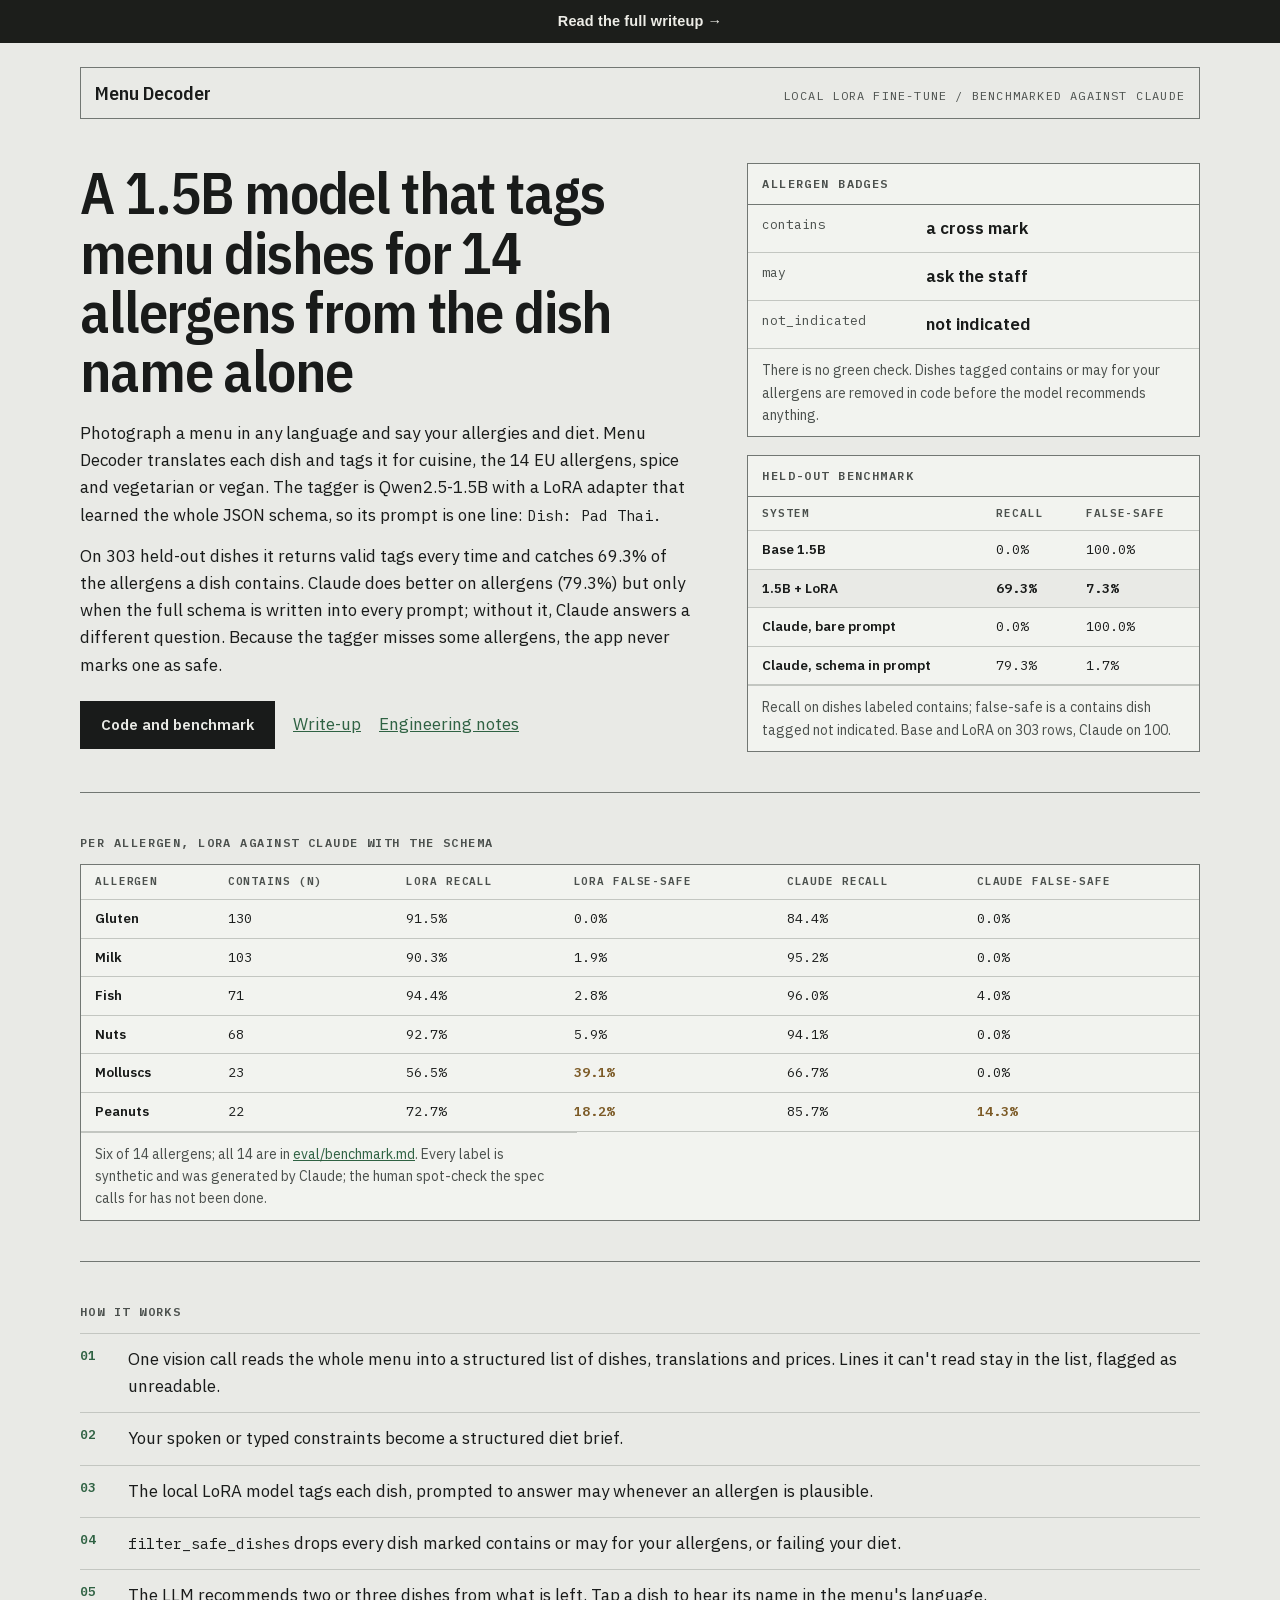
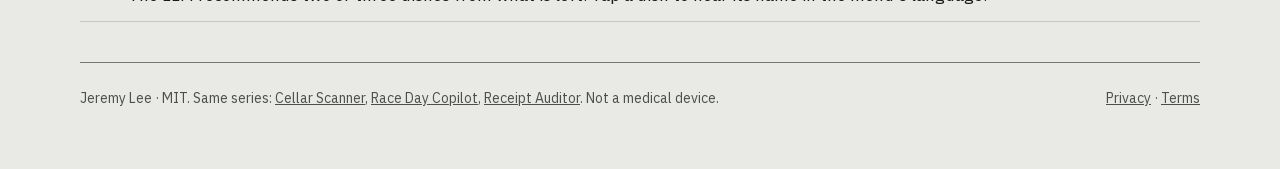
<file: index.html>
<!DOCTYPE html>
<html lang="en">
<head>
<meta charset="utf-8"/>
<meta name="viewport" content="width=device-width, initial-scale=1"/>
<title>Menu Decoder: a 1.5B LoRA dish tagger for 14 allergens</title>
<meta name="description" content="Photograph a foreign-language menu and get each dish translated and tagged for cuisine, 14 EU allergens, spice and diet. A LoRA-tuned Qwen2.5-1.5B emits the full tag set from a dish name alone; the app never shows an allergen as safe." />
<meta property="og:title" content="Menu Decoder: a 1.5B LoRA dish tagger for 14 allergens" />
<meta property="og:description" content="Photograph a foreign-language menu and get each dish translated and tagged for cuisine, 14 EU allergens, spice and diet. A LoRA-tuned Qwen2.5-1.5B emits the full tag set from a dish name alone; the app never shows an allergen as safe." />
<meta property="og:type" content="website" />
<meta property="og:url" content="https://lyhjeremy.github.io/menu-decoder/" />
<meta property="og:image" content="https://lyhjeremy.github.io/menu-decoder/og.png" />
<meta property="og:image:width" content="1200" />
<meta property="og:image:height" content="630" />
<meta property="og:image:alt" content="Menu Decoder: a 1.5B LoRA dish tagger for 14 allergens" />
<meta name="twitter:card" content="summary_large_image" />
<link rel="stylesheet" href="assets/family.css" />
<style>
  * { box-sizing: border-box; border-radius: 0; }
  html, body { margin: 0; padding: 0; }
  body { background: var(--paper); color: var(--ink); font-family: var(--font-body); font-size: 17px; line-height: 1.6; }
  a { color: var(--signal); }
  a:hover { color: var(--ink); }
  :focus-visible { outline: 2px solid var(--signal); outline-offset: 3px; }
  code { font-family: var(--font-mono); font-size: .88em; }
  .wrap { width: min(100% - 2.4rem, 70rem); margin: 0 auto; }
  .bar { display: flex; justify-content: space-between; align-items: baseline; gap: 12px; flex-wrap: wrap; border: 1px solid var(--edge); padding: 10px 14px; margin-top: 24px; }
  .bar .name { font-family: var(--font-display); font-weight: 600; font-size: 19px; }
  .bar .meta { font-family: var(--font-mono); font-size: 12px; letter-spacing: .1em; text-transform: uppercase; color: var(--ink-2); }
  .top { display: grid; grid-template-columns: 1fr; gap: 36px; padding: 44px 0 40px; border-bottom: 1px solid var(--edge); }
  @media (min-width: 900px) { .top { grid-template-columns: 1.35fr 1fr; gap: 56px; } }
  h1 { font-family: var(--font-display); font-weight: 600; font-size: clamp(34px, 5vw, 58px); line-height: 1.02; letter-spacing: -.02em; margin: 0 0 20px; }
  h2 { font-family: var(--font-mono); font-weight: 600; font-size: 12px; letter-spacing: .12em; text-transform: uppercase; color: var(--ink-2); margin: 0 0 12px; }
  p { margin: 0 0 14px; max-width: 62ch; }
  .links { display: flex; flex-wrap: wrap; gap: 10px 18px; align-items: center; margin-top: 22px; }
  .btn { display: inline-block; background: var(--ink); color: var(--paper); border: 1px solid var(--ink); padding: 11px 20px; font-weight: 600; text-decoration: none; font-size: 15px; }
  .btn:hover { background: var(--signal); border-color: var(--signal); color: var(--paper); }
  .box { border: 1px solid var(--edge); background: var(--panel); }
  .box + .box { margin-top: 18px; }
  .box h2 { padding: 10px 14px; margin: 0; border-bottom: 1px solid var(--edge); }
  dl.legend { margin: 0; }
  dl.legend div { display: grid; grid-template-columns: 9.5rem 1fr; gap: 12px; padding: 10px 14px; border-bottom: 1px solid var(--rule); }
  dl.legend div:last-child { border-bottom: 0; }
  dl.legend dt { font-family: var(--font-mono); font-size: 13px; color: var(--ink-2); }
  dl.legend dd { margin: 0; font-weight: 600; }
  .box p { font-size: 14px; color: var(--ink-2); padding: 10px 14px; margin: 0; border-top: 1px solid var(--rule); }
  .scroll { overflow-x: auto; }
  table { width: 100%; border-collapse: collapse; font-family: var(--font-mono); font-size: 13.5px; }
  th, td { text-align: left; padding: 8px 14px; border-bottom: 1px solid var(--rule); white-space: nowrap; }
  th { font-weight: 600; font-size: 11px; letter-spacing: .08em; text-transform: uppercase; color: var(--ink-2); }
  td:first-child { font-family: var(--font-body); font-weight: 600; }
  tr.me td { background: var(--paper); color: var(--ink); font-weight: 600; }
  td.bad { color: var(--signal-2); font-weight: 600; }
  .row { padding: 40px 0; border-bottom: 1px solid var(--edge); }
  .steps { display: grid; grid-template-columns: 1fr; gap: 0; margin: 0; border-top: 1px solid var(--rule); counter-reset: s; }
  .steps div { display: grid; grid-template-columns: 3rem 1fr; padding: 12px 0; border-bottom: 1px solid var(--rule); counter-increment: s; }
  .steps div::before { content: counter(s, decimal-leading-zero); font: 600 13px/1.6 var(--font-mono); color: var(--signal); }
  .steps dt { display: none; }
  .steps dd { margin: 0; }
  footer { padding: 24px 0 60px; font-size: 14px; color: var(--ink-2); display: flex; justify-content: space-between; flex-wrap: wrap; gap: 8px; }
  footer a { color: var(--ink-2); }
</style>
</head>
<body>
<a href="overview/" data-overview-link style="display:block;background:#1C1E1B;color:#EDEDE7;text-align:center;padding:11px 18px;font:600 14.5px/1.45 -apple-system,'Helvetica Neue',Arial,sans-serif;letter-spacing:.01em;text-decoration:none">Read the full writeup&nbsp;&rarr;</a>

<div class="wrap">
  <header class="bar">
    <span class="name">Menu Decoder</span>
    <span class="meta">Local LoRA fine-tune / benchmarked against Claude</span>
  </header>

  <section class="top">
    <div>
      <h1>A 1.5B model that tags menu dishes for 14 allergens from the dish name alone</h1>
      <p>Photograph a menu in any language and say your allergies and diet. Menu Decoder translates each dish and tags it for cuisine, the 14 EU allergens, spice and vegetarian or vegan. The tagger is Qwen2.5-1.5B with a LoRA adapter that learned the whole JSON schema, so its prompt is one line: <code>Dish: Pad Thai.</code></p>
      <p>On 303 held-out dishes it returns valid tags every time and catches 69.3% of the allergens a dish contains. Claude does better on allergens (79.3%) but only when the full schema is written into every prompt; without it, Claude answers a different question. Because the tagger misses some allergens, the app never marks one as safe.</p>
      <div class="links">
        <a class="btn" href="https://github.com/lyhjeremy/menu-decoder">Code and benchmark</a>
        <a href="overview/">Write-up</a>
        <a href="https://github.com/lyhjeremy/menu-decoder/blob/main/writeup.md">Engineering notes</a>
      </div>
    </div>
    <div>
      <div class="box">
        <h2>Allergen badges</h2>
        <dl class="legend">
          <div><dt>contains</dt><dd>a cross mark</dd></div>
          <div><dt>may</dt><dd>ask the staff</dd></div>
          <div><dt>not_indicated</dt><dd>not indicated</dd></div>
        </dl>
        <p>There is no green check. Dishes tagged contains or may for your allergens are removed in code before the model recommends anything.</p>
      </div>
      <div class="box">
        <h2>Held-out benchmark</h2>
        <div class="scroll">
          <table>
            <thead><tr><th>System</th><th>Recall</th><th>False-safe</th></tr></thead>
            <tbody>
              <tr><td>Base 1.5B</td><td>0.0%</td><td>100.0%</td></tr>
              <tr class="me"><td>1.5B + LoRA</td><td>69.3%</td><td>7.3%</td></tr>
              <tr><td>Claude, bare prompt</td><td>0.0%</td><td>100.0%</td></tr>
              <tr><td>Claude, schema in prompt</td><td>79.3%</td><td>1.7%</td></tr>
            </tbody>
          </table>
        </div>
        <p>Recall on dishes labeled contains; false-safe is a contains dish tagged not indicated. Base and LoRA on 303 rows, Claude on 100.</p>
      </div>
    </div>
  </section>

  <section class="row">
    <h2>Per allergen, LoRA against Claude with the schema</h2>
    <div class="box">
      <div class="scroll">
        <table>
          <thead><tr><th>Allergen</th><th>Contains (N)</th><th>LoRA recall</th><th>LoRA false-safe</th><th>Claude recall</th><th>Claude false-safe</th></tr></thead>
          <tbody>
            <tr><td>Gluten</td><td>130</td><td>91.5%</td><td>0.0%</td><td>84.4%</td><td>0.0%</td></tr>
            <tr><td>Milk</td><td>103</td><td>90.3%</td><td>1.9%</td><td>95.2%</td><td>0.0%</td></tr>
            <tr><td>Fish</td><td>71</td><td>94.4%</td><td>2.8%</td><td>96.0%</td><td>4.0%</td></tr>
            <tr><td>Nuts</td><td>68</td><td>92.7%</td><td>5.9%</td><td>94.1%</td><td>0.0%</td></tr>
            <tr><td>Molluscs</td><td>23</td><td>56.5%</td><td class="bad">39.1%</td><td>66.7%</td><td>0.0%</td></tr>
            <tr><td>Peanuts</td><td>22</td><td>72.7%</td><td class="bad">18.2%</td><td>85.7%</td><td class="bad">14.3%</td></tr>
          </tbody>
        </table>
      </div>
      <p>Six of 14 allergens; all 14 are in <a href="https://github.com/lyhjeremy/menu-decoder/blob/main/eval/benchmark.md">eval/benchmark.md</a>. Every label is synthetic and was generated by Claude; the human spot-check the spec calls for has not been done.</p>
    </div>
  </section>

  <section class="row">
    <h2>How it works</h2>
    <dl class="steps">
      <div><dt>Extract</dt><dd>One vision call reads the whole menu into a structured list of dishes, translations and prices. Lines it can't read stay in the list, flagged as unreadable.</dd></div>
      <div><dt>Brief</dt><dd>Your spoken or typed constraints become a structured diet brief.</dd></div>
      <div><dt>Tag</dt><dd>The local LoRA model tags each dish, prompted to answer may whenever an allergen is plausible.</dd></div>
      <div><dt>Filter</dt><dd><code>filter_safe_dishes</code> drops every dish marked contains or may for your allergens, or failing your diet.</dd></div>
      <div><dt>Pick</dt><dd>The LLM recommends two or three dishes from what is left. Tap a dish to hear its name in the menu's language.</dd></div>
    </dl>
  </section>

  <footer>
    <span>Jeremy Lee · MIT. Same series: <a href="https://lyhjeremy.github.io/cellar-scanner/">Cellar Scanner</a>, <a href="https://lyhjeremy.github.io/race-day-copilot/">Race Day Copilot</a>, <a href="https://lyhjeremy.github.io/receipt-auditor/">Receipt Auditor</a>. Not a medical device.</span>
    <span><a href="privacy/">Privacy</a> · <a href="terms/">Terms</a></span>
  </footer>
</div>
</body>
</html>
</file>
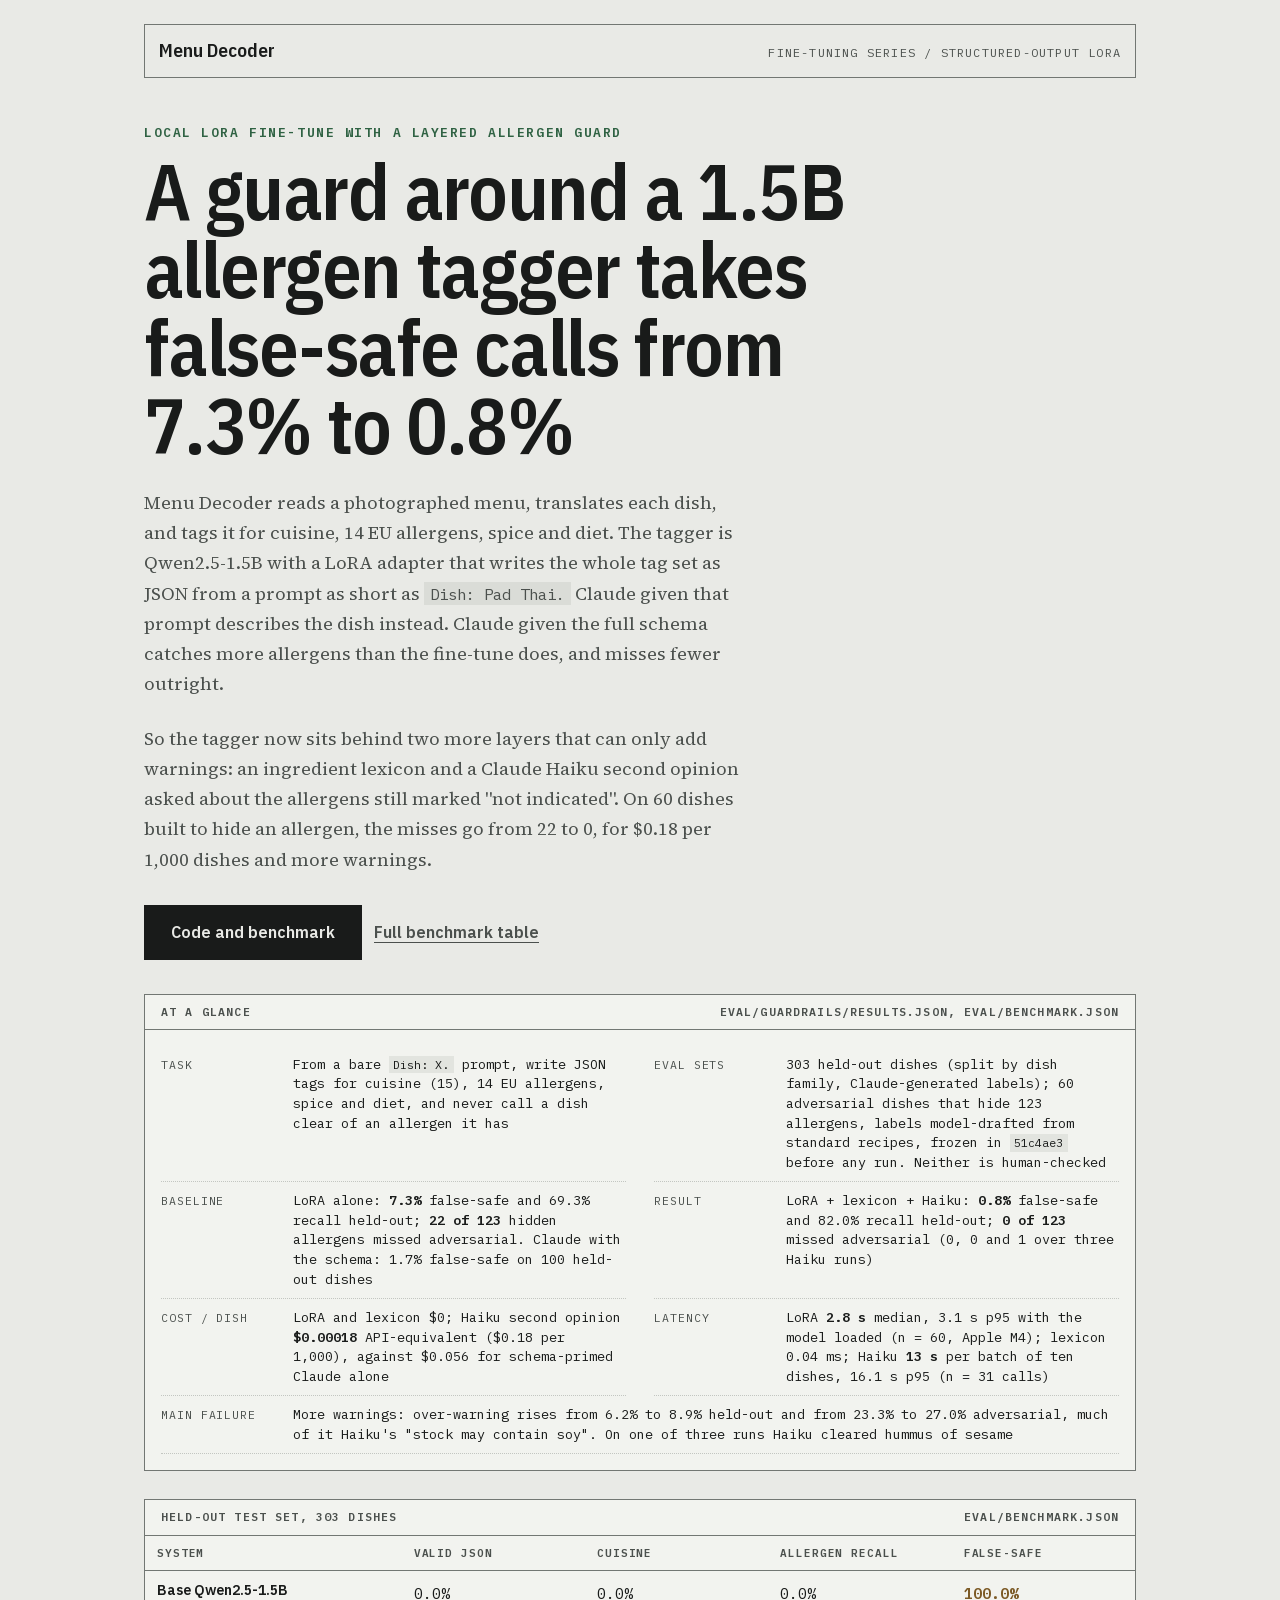
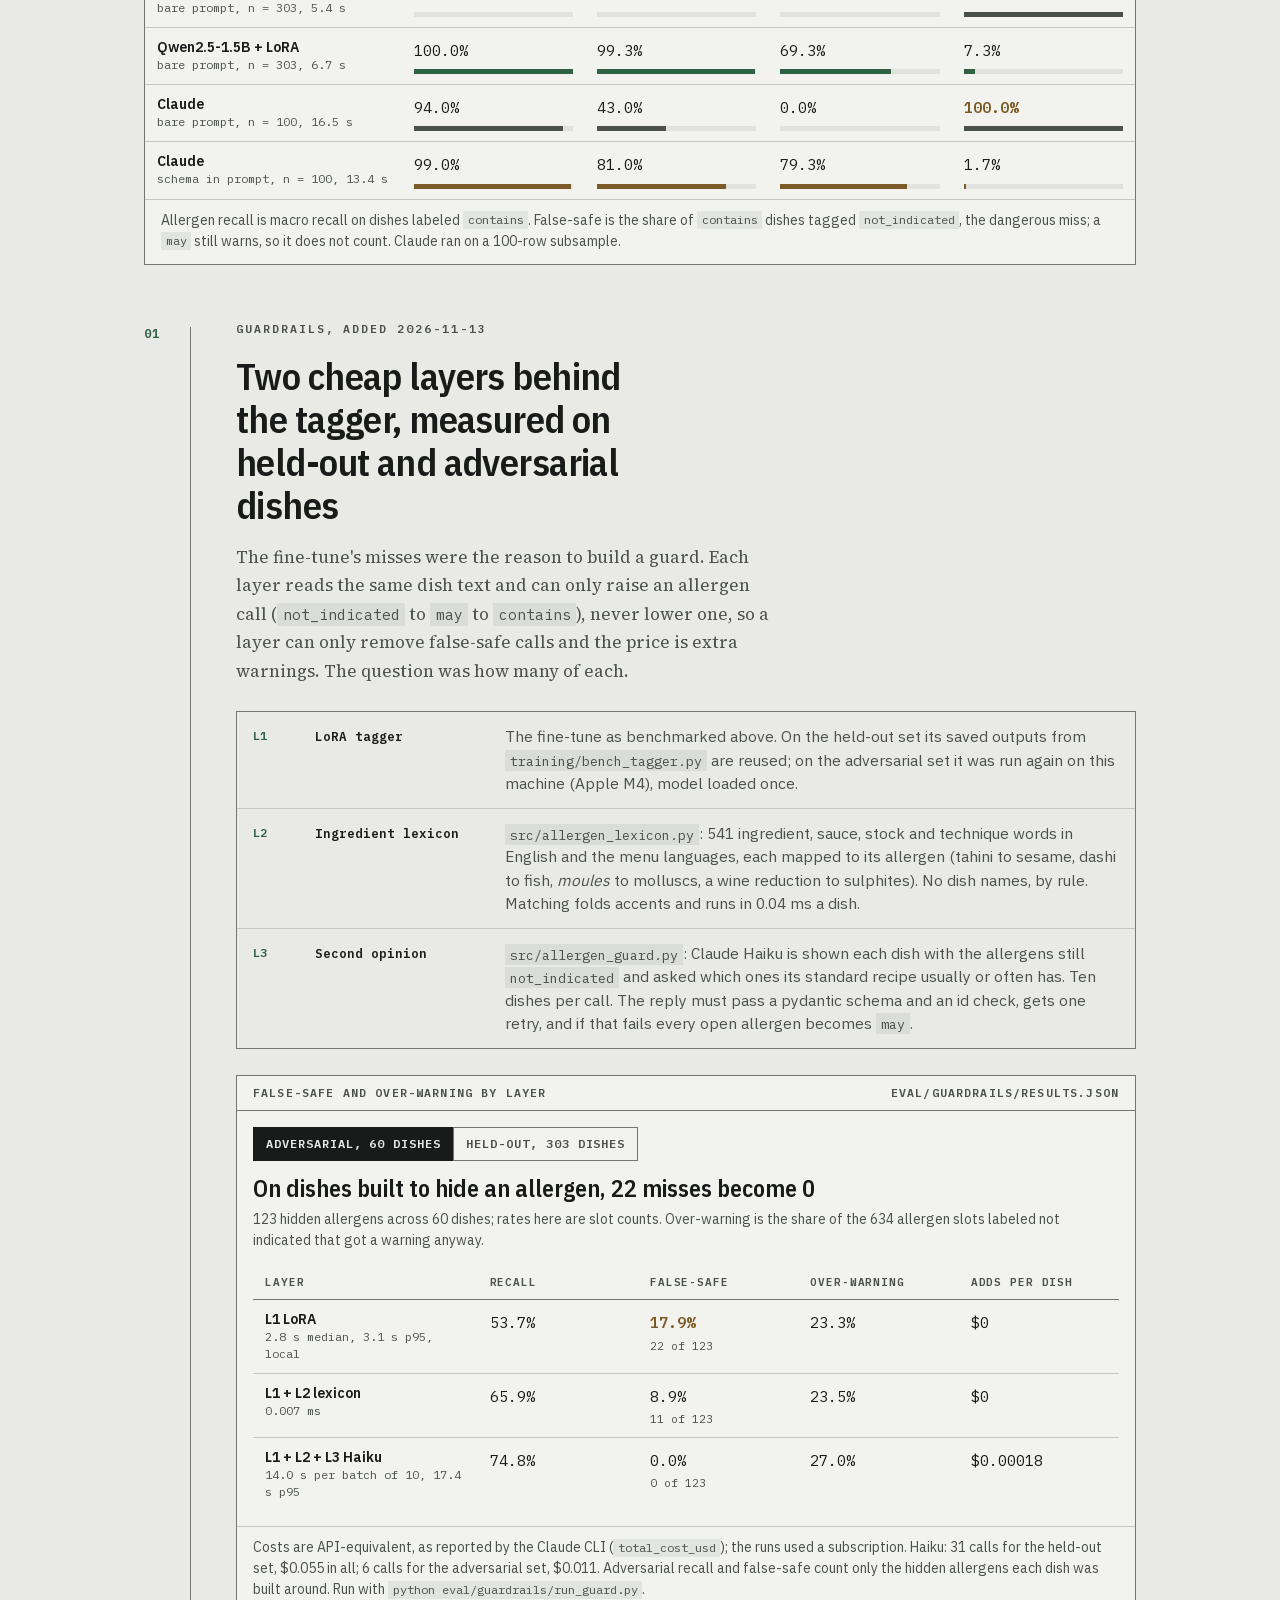
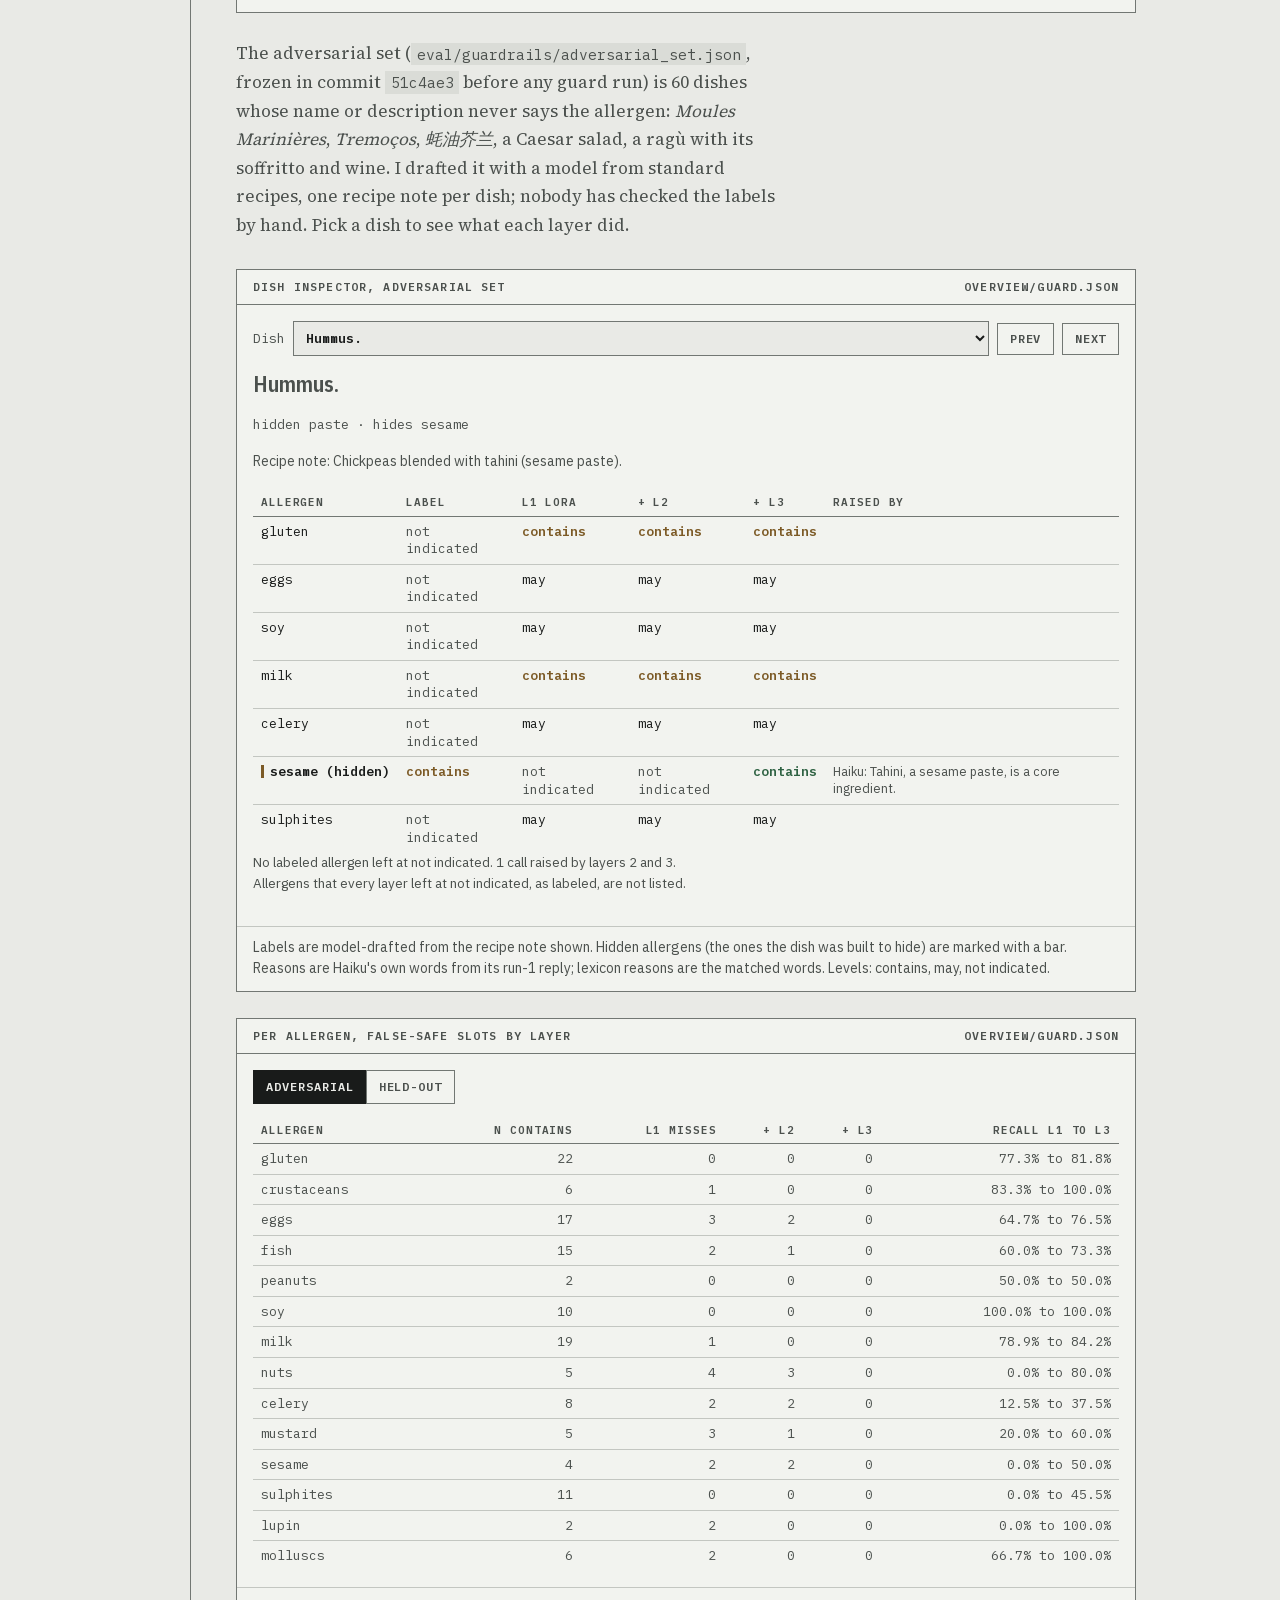
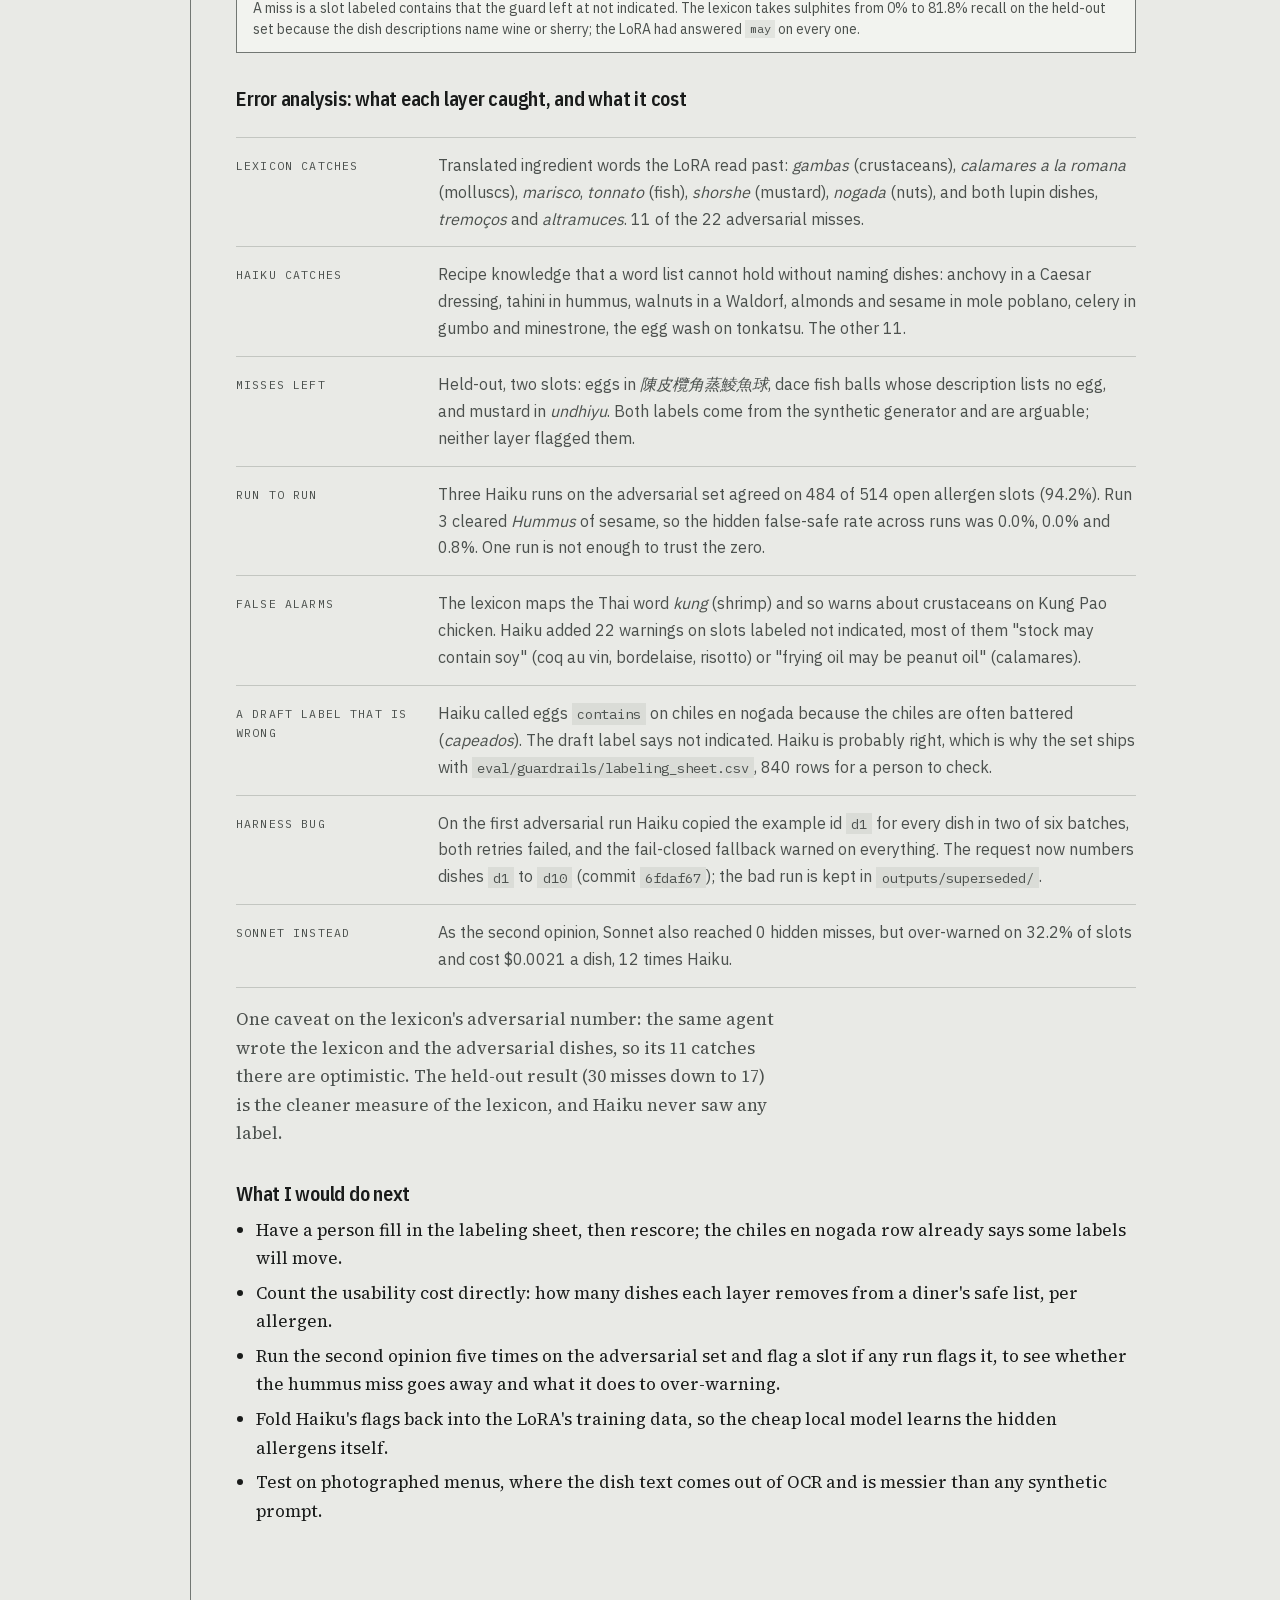
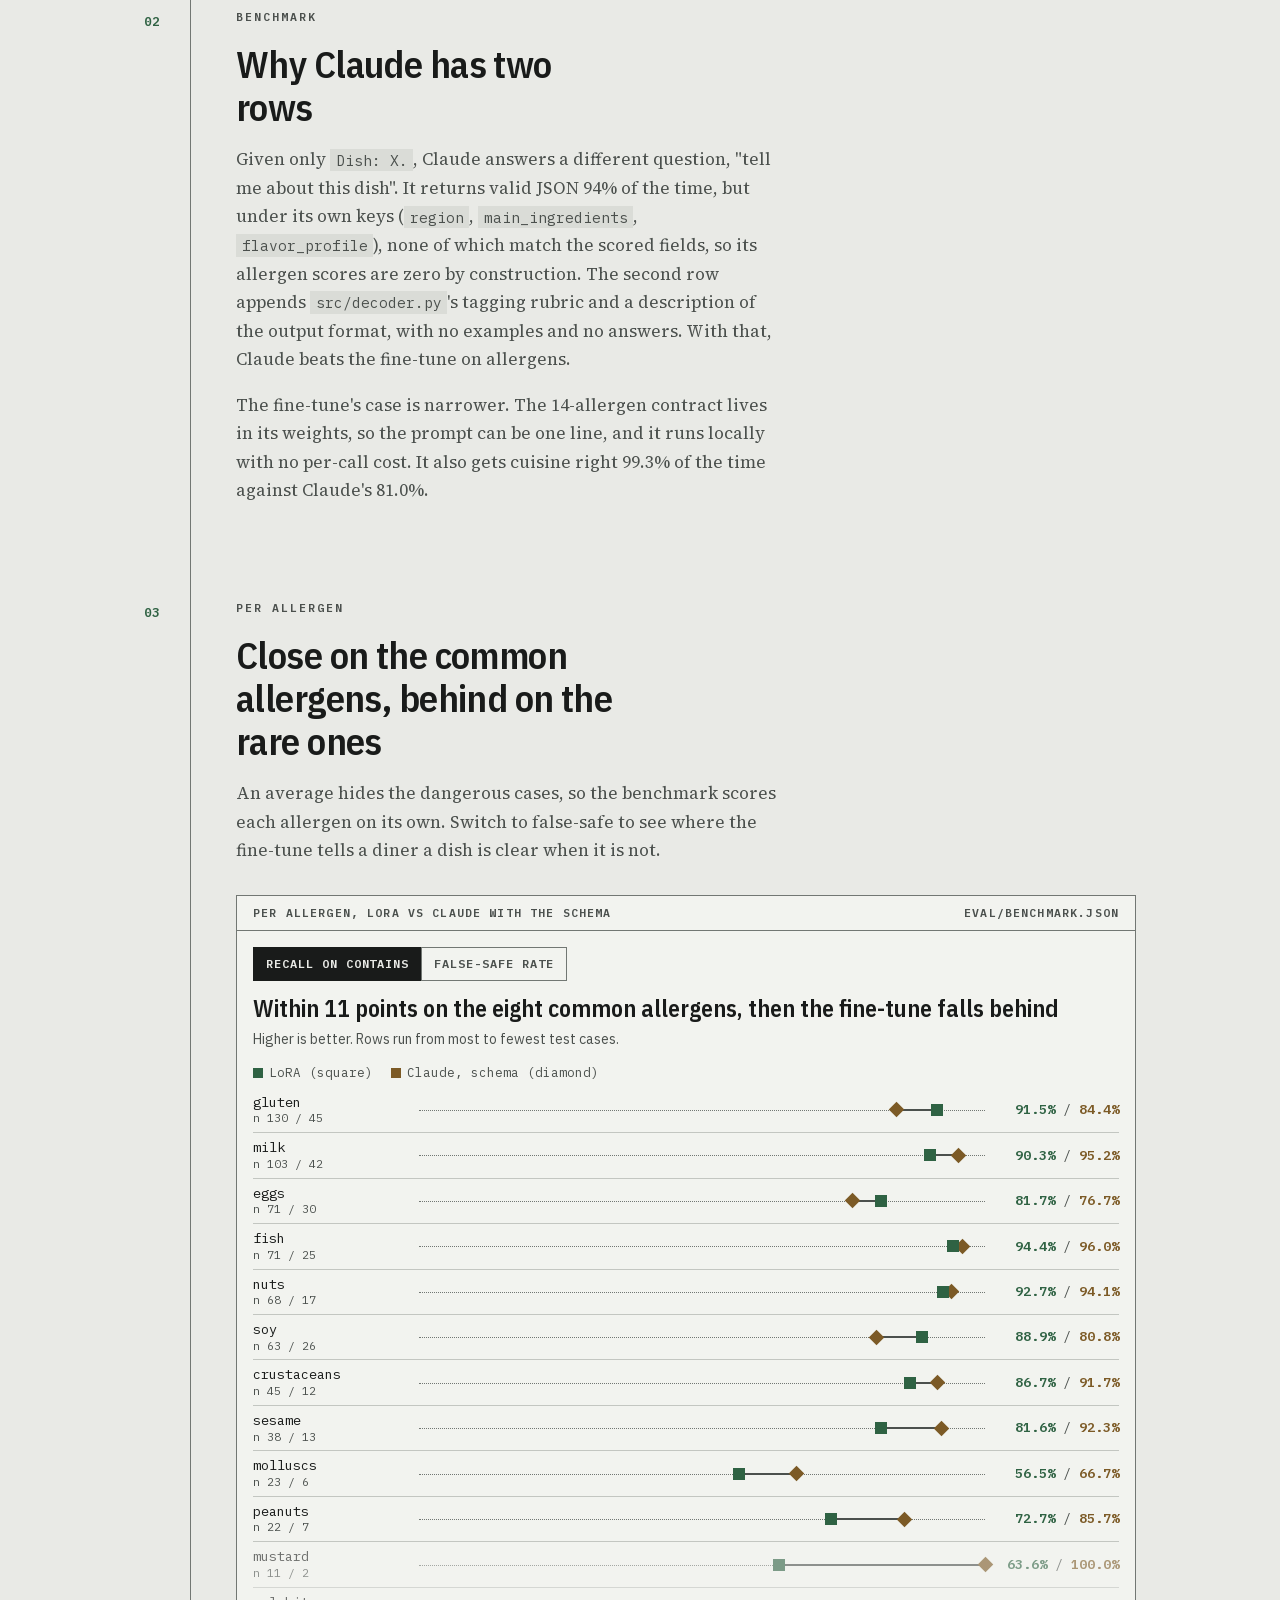
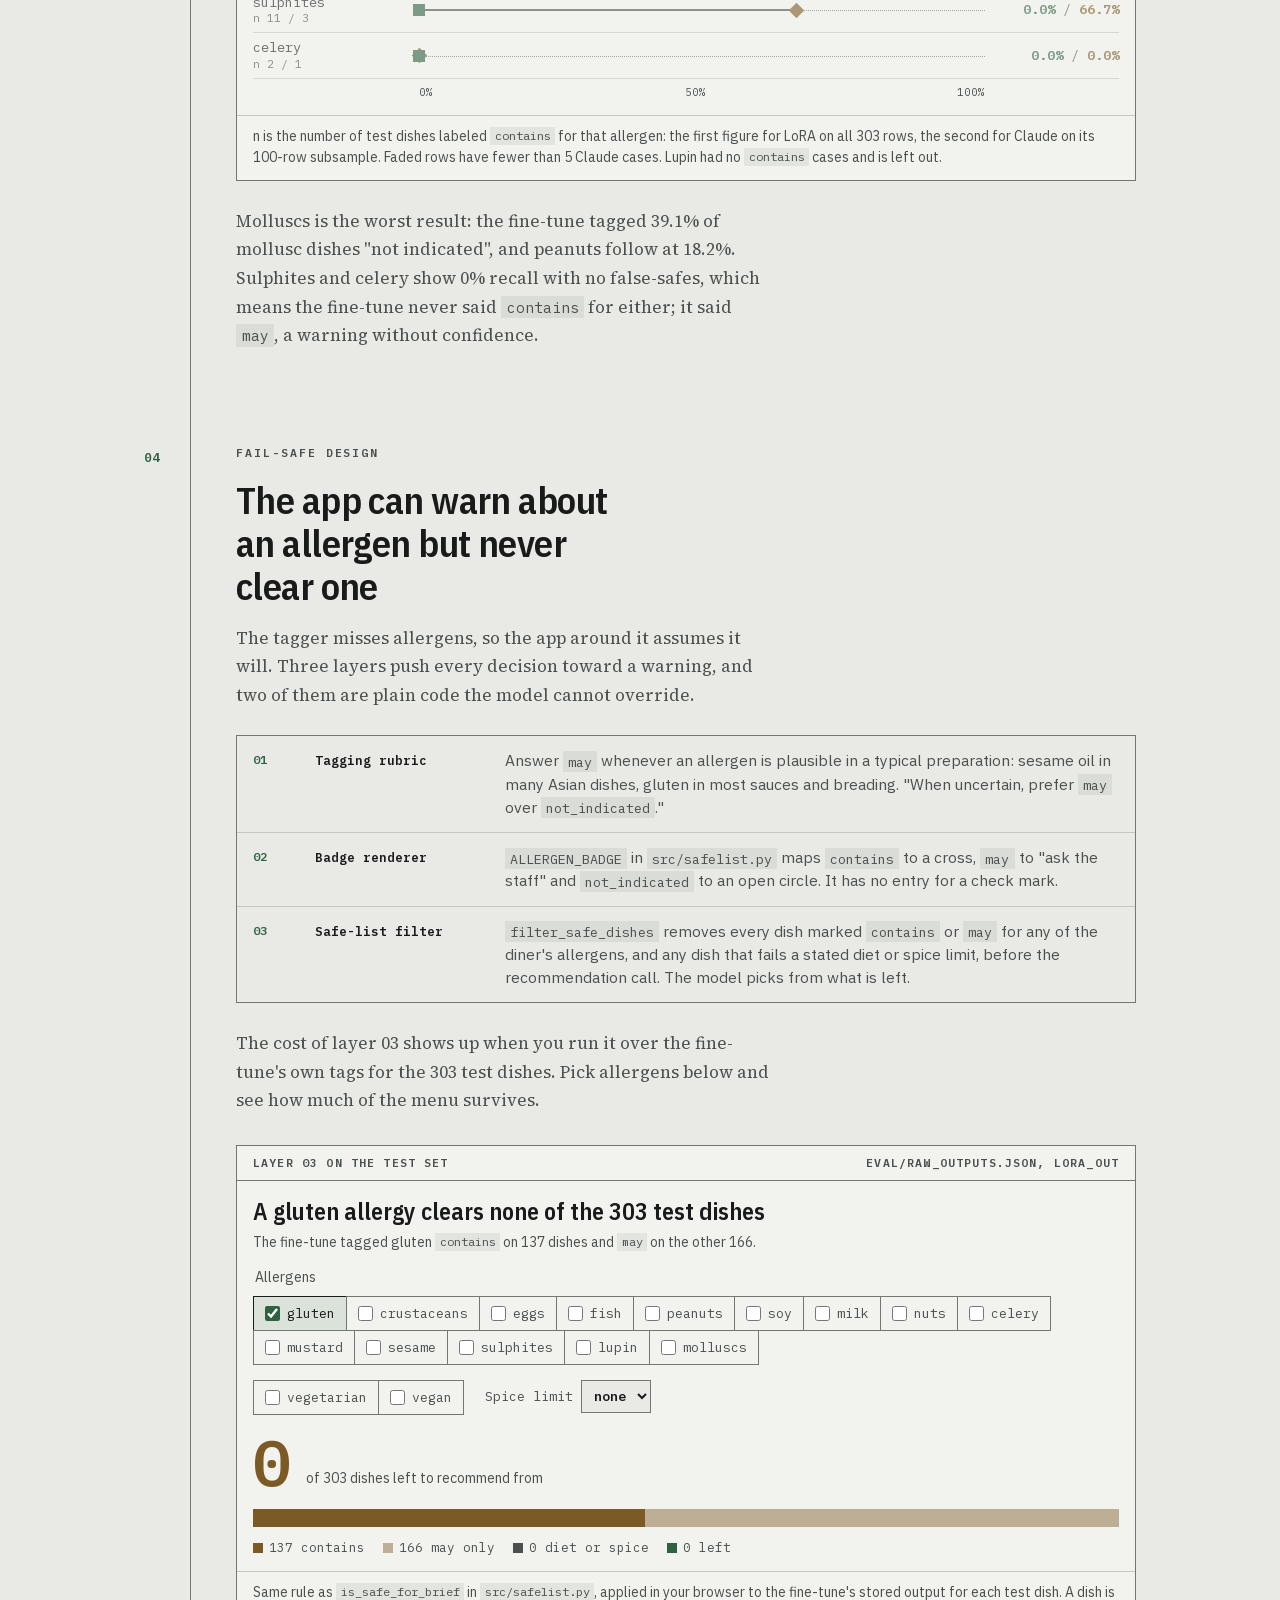
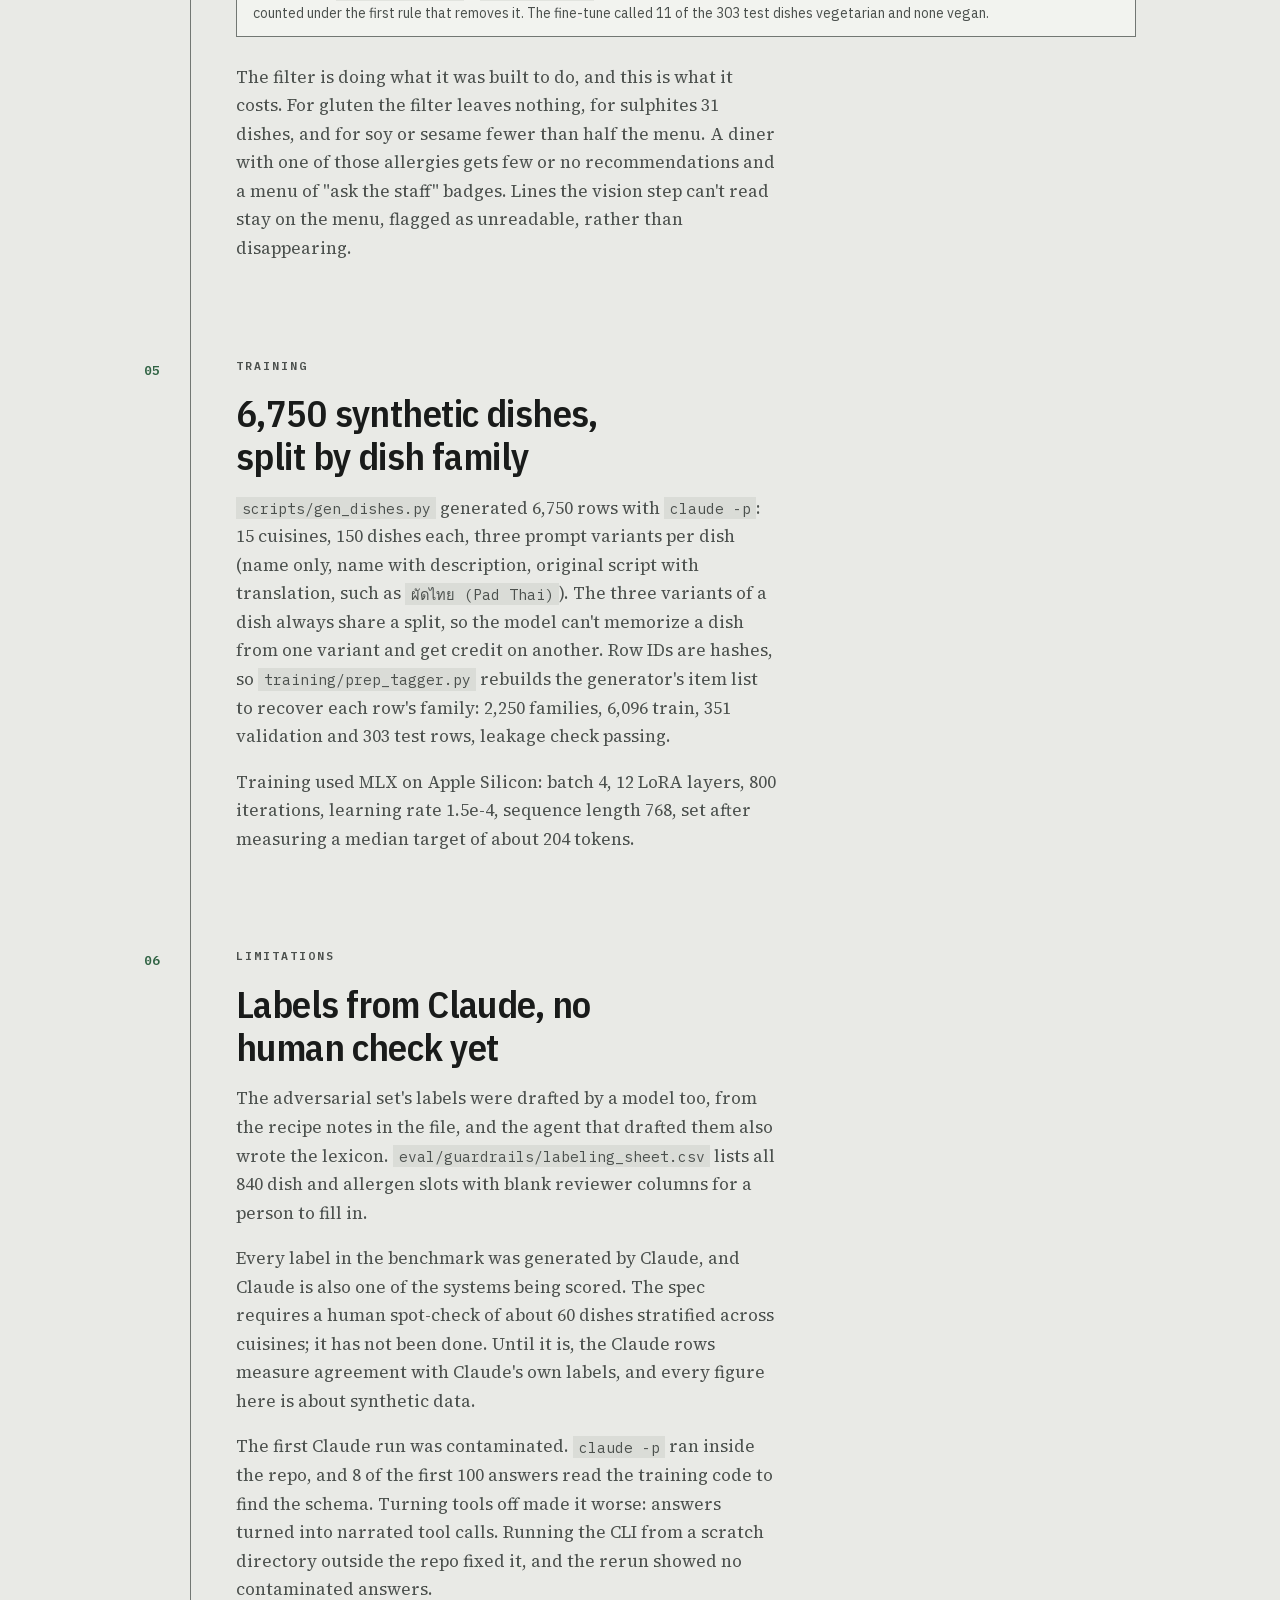
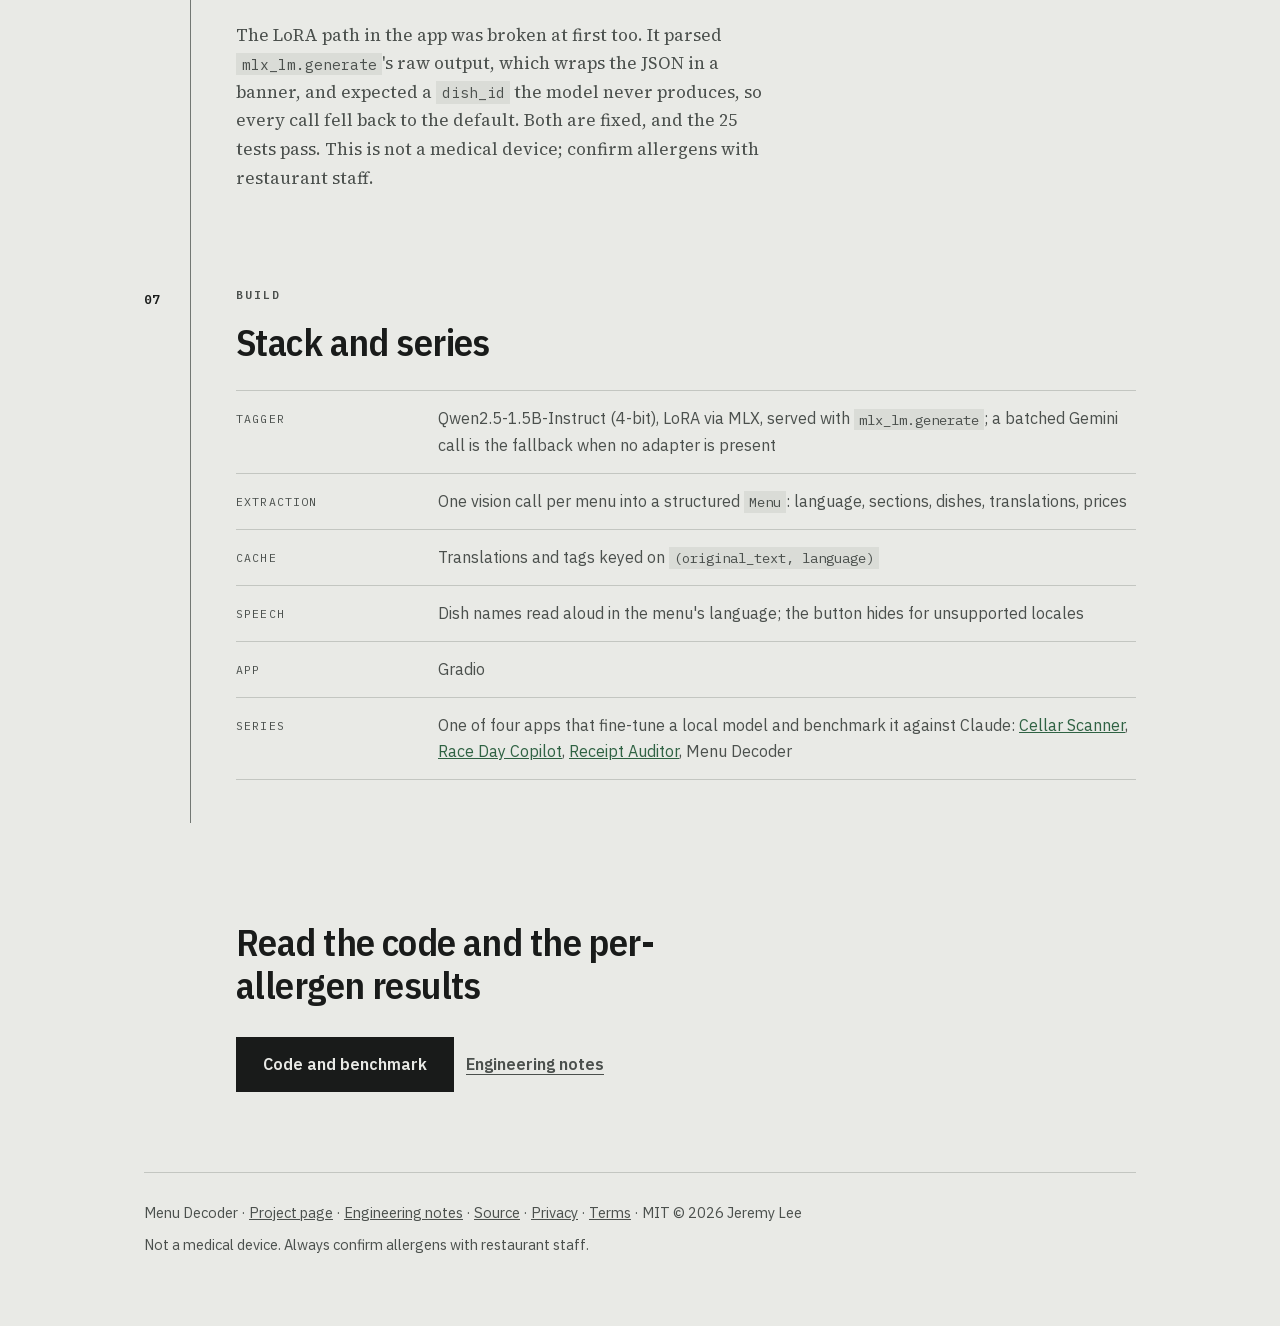
<file: overview/index.html>
<!doctype html>
<html lang="en">
<head>
<meta charset="utf-8" />
<meta name="viewport" content="width=device-width, initial-scale=1, viewport-fit=cover" />
<title>Menu Decoder: a 1.5B LoRA allergen tagger, a layered guard, and an adversarial test set</title>
<meta name="description" content="Photograph a foreign-language menu and get each dish translated and tagged for cuisine, 14 EU allergens, spice and diet. A LoRA-tuned Qwen2.5-1.5B returns the full tag set from a dish name alone; An ingredient lexicon and a Haiku second opinion around it cut false-safe calls from 7.3% to 0.8% on 303 held-out dishes and hidden-allergen misses from 22 to 0 on 60 adversarial dishes." />
<meta name="theme-color" content="#E9EAE6" />
<meta property="og:title" content="Menu Decoder" />
<meta property="og:description" content="A lexicon and a Haiku second opinion around a 1.5B LoRA tagger: false-safe allergen calls 7.3% to 0.8% on 303 held-out dishes, hidden-allergen misses 22 to 0 on 60 adversarial dishes, $0.18 per 1,000 dishes." />
<meta property="og:type" content="article" />
<meta property="og:url" content="https://lyhjeremy.github.io/menu-decoder/overview/" />
<meta property="og:image" content="https://lyhjeremy.github.io/menu-decoder/og.png" />
<meta property="og:image:width" content="1200" />
<meta property="og:image:height" content="630" />
<meta property="og:image:alt" content="Menu Decoder" />
<meta name="twitter:card" content="summary_large_image" />
<style>
  :root {
    --paper: #E9EAE6;
    --card: #F2F3EF;
    --plate: #F2F3EF;
    --ink: #191B1A;
    --ink2: #4B504D;
    --muted: #4B504D;
    --rule: #C3C6C1;
    --accent: #2F6243;
    --accent2: #7C5A26;
    --link: #2F6243;
    --serif: "Source Serif 4", "Iowan Old Style", "Palatino Linotype", Palatino, serif;
    --sans: "IBM Plex Sans", "Helvetica Neue", Helvetica, Arial, sans-serif;
    --mono: "IBM Plex Mono", "SF Mono", Menlo, Consolas, monospace;
    --display: "IBM Plex Sans Condensed", "Arial Narrow", sans-serif;
    --edge: #727773;
    --spine:  92px;
    --col:    min(100% - 2.6rem, 62rem);
  }
  @media (prefers-color-scheme: dark) {
    :root {
      --paper: #161817;
      --card: #1F2220;
      --plate: #1F2220;
      --ink: #E3E5E1;
      --ink2: #A0A6A1;
      --muted: #A0A6A1;
      --rule: #373B38;
      --accent: #7DC096;
      --accent2: #CBA668;
      --link: #7DC096;
      --edge: #686E6A;
    }
  }

  @font-face{font-family:"Source Serif 4";src:url("../fonts/SourceSerif4-400.woff2")format("woff2");font-weight:400;font-display:swap}
  @font-face{font-family:"Source Serif 4";src:url("../fonts/SourceSerif4-600.woff2")format("woff2");font-weight:600;font-display:swap}
  @font-face{font-family:"IBM Plex Sans";src:url("../fonts/IBMPlexSans-400.woff2")format("woff2");font-weight:400;font-display:swap}
  @font-face{font-family:"IBM Plex Sans";src:url("../fonts/IBMPlexSans-600.woff2")format("woff2");font-weight:600;font-display:swap}
  @font-face{font-family:"IBM Plex Mono";src:url("../fonts/IBMPlexMono-400.woff2")format("woff2");font-weight:400;font-display:swap}

  * { box-sizing: border-box; border-radius: 0; }
  html { scroll-behavior: smooth; }
  body {
    margin: 0; background: var(--paper); color: var(--ink);
    font-family: var(--serif); font-size: clamp(17px, 0.55rem + 0.6vw, 19.5px);
    line-height: 1.68; -webkit-font-smoothing: antialiased; overflow-x: hidden;
  }
  img { max-width: 100%; height: auto; display: block; }
  a { color: var(--link); }
  :focus-visible { outline: 2px solid var(--accent); outline-offset: 3px; border-radius: 0; }
  strong { font-weight: 700; color: var(--ink); }
  code { font-family: var(--mono); font-size: .86em;
         background: color-mix(in srgb, var(--ink) 7%, transparent);
         padding: .12em .38em; border-radius: 0; }
  .wrap { width: var(--col); margin: 0 auto; }

  .eyebrow { font-family: var(--mono); font-weight: 600; font-size: 11.5px;
             letter-spacing: .17em; text-transform: uppercase; color: var(--muted);
             margin: 0 0 14px; }

  .masthead { display: flex; align-items: baseline; gap: 14px; flex-wrap: wrap; padding: 30px 0 0; }
  .logo { font-family: var(--sans); font-weight: 800; font-size: 21px;
          letter-spacing: -.02em; display: flex; align-items: center; gap: 9px; }
  .dot { width: 9px; height: 9px; border-radius: 0; background: var(--accent); flex: none; }
  .tagline { font-size: 15px; color: var(--ink2); font-family: var(--sans); }

  .hero { padding: 44px 0 54px; }
  .kicker { font-family: var(--sans); font-size: clamp(18px, 2.1vw, 23px); font-weight: 600;
            color: var(--muted); margin: 0 0 8px; letter-spacing: -.01em; }
  .hero h1 { font-family: var(--sans); font-size: clamp(37px, 6vw, 72px); font-weight: 800;
             letter-spacing: -.035em; line-height: 1.04; margin: 0; max-width: 17ch; }
  .hero-sub { margin: 24px 0 0; font-size: 1.06em; color: var(--ink2); max-width: 60ch; }

  .cta-row { display: flex; gap: 12px; flex-wrap: wrap; margin-top: 30px; align-items: center; }
  .btn { display: inline-block; padding: 13px 26px; border-radius: 0;
         font-family: var(--sans); font-weight: 700; font-size: 16px;
         text-decoration: none; border: 1px solid var(--ink); }
  .btn:hover { transform: translateY(-1px); }
  .btn-primary { background: var(--ink); color: var(--paper); }
  .textlink { font-family: var(--sans); font-size: 16px; font-weight: 600; color: var(--ink2);
              text-decoration: underline; text-underline-offset: 4px;
              text-decoration-thickness: 1px; }
  .textlink:hover { color: var(--ink); }

  .claims { display: grid; grid-template-columns: 1fr; gap: 0 52px; margin: 50px 0 0; }
  @media (min-width: 760px) { .claims { grid-template-columns: 1fr 1fr; } }
  .claim { padding: 18px 0 20px; border-top: 1px solid var(--rule); }
  .claim:first-child, .claim:nth-child(2) { border-top: 2px solid var(--ink); }
  @media (max-width: 759px) { .claim:nth-child(2) { border-top: 1px solid var(--rule); } }
  .claim .n { font-family: var(--sans); font-weight: 800; font-size: 40px; line-height: 1.05;
              color: var(--accent); letter-spacing: -.03em; font-variant-numeric: tabular-nums; }
  .claim h3 { margin: 0 0 6px; }
  .claim p { margin: 9px 0 0; font-size: 15.5px; color: var(--ink2); line-height: 1.5;
             font-family: var(--sans); }

  .route { position: relative; padding-bottom: 30px; }
  .route::before { content: ""; position: absolute; left: calc(var(--spine) / 2); top: 8px;
                   bottom: 80px; width: 2px; background: var(--rule); }
  .stop { position: relative; padding: 0 0 76px var(--spine); }
  .stop::before { content: ""; position: absolute; left: calc(var(--spine) / 2 - 7px); top: 7px;
                  width: 16px; height: 16px; border-radius: 0;
                  background: var(--paper); border: 2px solid var(--ink); box-sizing: border-box; }
  .stop--key::before { background: var(--accent); border-color: var(--accent); }
  .stop--warn::before { background: var(--accent2); border-color: var(--accent2); }
  .stop--end::before { background: var(--ink); }

  h2 { font-family: var(--sans); font-size: clamp(27px, 3.7vw, 38px); font-weight: 800;
       letter-spacing: -.027em; line-height: 1.13; margin: 12px 0 16px; max-width: 19ch; }
  h3 { font-family: var(--sans); font-size: 17px; font-weight: 700; margin: 0 0 7px;
       letter-spacing: -.012em; }
  .stop p { margin: 0 0 17px; max-width: 60ch; color: var(--ink2); }

  .bignum { font-family: var(--sans); font-weight: 800; font-size: clamp(74px, 10vw, 128px);
            line-height: .86; letter-spacing: -.05em; margin: 6px 0 4px; color: var(--accent);
            font-variant-numeric: tabular-nums; }
  .bignum-note { font-family: var(--sans); font-size: 16px; color: var(--muted); margin: 0 0 20px; }

  /* A white-background chart would glow in dark mode; the plate makes it read
     as a deliberately printed page instead. */
  figure { margin: 28px 0 0; }
  .plate { background: var(--plate); border: 1px solid var(--rule); border-radius: 0;
           padding: 14px; overflow: hidden; }
  .plate img { border-radius: 0; }
  .plate--flush { padding: 0; }
  .shot { border-radius: 0; border: 1px solid var(--rule);
          overflow: hidden; background: var(--card); }
  /* min() so the cap never exceeds the column on a phone */
  .shot--narrow { max-width: min(430px, 100%); }
  figcaption { margin-top: 11px; font-family: var(--sans); font-size: 14.5px;
               color: var(--muted); line-height: 1.5; }
  .panels { display: grid; grid-template-columns: repeat(auto-fit, minmax(258px, 1fr));
            gap: 22px; margin-top: 28px; }
  .panels figure { margin: 0; }

  .pull { margin: 30px 0 0; padding: 20px 25px; border-left: 3px solid var(--accent);
          background: color-mix(in srgb, var(--accent) 7%, transparent);
          border-radius: 0; }
  .pull p { margin: 0 0 9px; color: var(--ink); max-width: none; }
  .pull p:last-of-type { margin: 0; }
  .pull .who { font-family: var(--mono); font-size: 11px; letter-spacing: .12em;
               text-transform: uppercase; color: var(--muted); display: block; margin-top: 9px; }

  .grid { display: grid; grid-template-columns: repeat(auto-fit, minmax(238px, 1fr));
          gap: 1px; margin-top: 28px; background: var(--rule);
          border: 1px solid var(--rule); border-radius: 0; overflow: hidden; }
  .cell { background: var(--paper); padding: 22px 20px; }
  .cell p { font-size: 15px; margin: 0; color: var(--ink2); max-width: none;
            line-height: 1.55; font-family: var(--sans); }

  /* results tables: scroll inside their own box, never the page */
  .tablewrap { margin-top: 26px; overflow-x: auto; border: 1px solid var(--rule);
               border-radius: 0; background: var(--card); }
  table { border-collapse: collapse; width: 100%; min-width: 480px;
          font-family: var(--sans); font-size: 15.5px; }
  th, td { padding: 12px 16px; text-align: left; border-bottom: 1px solid var(--rule); }
  th { font-family: var(--mono); font-size: 11px; letter-spacing: .1em;
       text-transform: uppercase; color: var(--muted); font-weight: 600; }
  td { color: var(--ink2); font-variant-numeric: tabular-nums; }
  tr:last-child td { border-bottom: 0; }
  .win td { color: var(--ink); font-weight: 700;
            background: color-mix(in srgb, var(--accent) 8%, transparent); }

  /* real terminal output, quoted verbatim */
  .term { margin-top: 26px; background: #14141f; color: #e6e3da; border-radius: 0;
          padding: 18px 20px; overflow-x: auto;
          border: 1px solid #2a2a3a; }
  .term pre { margin: 0; font-family: var(--mono); font-size: 13px; line-height: 1.62;
              white-space: pre; }
  .term .c { color: #9aa08f; }
  .term .g { color: #7fd18f; }
  .term .y { color: #E3BC5E; }

  .specs { margin-top: 26px; border-top: 1px solid var(--rule); }
  .spec { display: grid; grid-template-columns: 1fr; gap: 2px;
          padding: 14px 0; border-bottom: 1px solid var(--rule); }
  @media (min-width: 700px) { .spec { grid-template-columns: 178px 1fr; gap: 24px; } }
  .spec dt { font-family: var(--mono); font-size: 11.5px; letter-spacing: .1em;
             text-transform: uppercase; color: var(--muted); padding-top: 4px; }
  .spec dd { margin: 0; font-size: 16px; color: var(--ink2); font-family: var(--sans); }

  .close { padding: 6px 0 80px var(--spine); position: relative; }
  .close h2 { max-width: 20ch; }
  footer { border-top: 1px solid var(--rule); padding: 28px 0 60px;
           font-family: var(--sans); font-size: 14.5px; color: var(--muted); }
  footer a { color: var(--ink2); }
  footer p { margin: 0 0 8px; }

  @media (max-width: 640px) {
    :root { --spine: 38px; }
    .hero { padding: 36px 0 46px; }
    .stop { padding-bottom: 58px; }
    .plate { padding: 9px; }
    .term { padding: 14px 14px; }
    .term pre { font-size: 11.5px; }
  }
  @media (prefers-reduced-motion: reduce) {
    html { scroll-behavior: auto; }
    .btn { }
  }
  @font-face{font-family:"IBM Plex Sans Condensed";src:url("../fonts/IBMPlexSansCondensed-600.woff2")format("woff2");font-weight:600;font-style:normal;font-display:swap}
  @font-face{font-family:"IBM Plex Mono";src:url("../fonts/IBMPlexMono-600.woff2")format("woff2");font-weight:600;font-style:normal;font-display:swap}

  .btn:hover { transform: none; background: var(--accent); border-color: var(--accent); color: var(--paper); }
  .pull { border: 1px solid var(--edge); border-left: 1px solid var(--edge); background: transparent; }
  .term { background: var(--card); color: var(--ink); border: 1px solid var(--rule); }
  .term .c { color: var(--muted); } .term .g { color: var(--accent2); } .term .y { color: var(--accent); }
  .logo, .hero h1, h2, .claim .n, .bignum { font-family: var(--display); }

  /* Workshop: an engineering spec sheet. Condensed headings, mono labels, numbered sections. */
  .masthead { border: 1px solid var(--edge); padding: 10px 14px; margin-top: 24px; justify-content: space-between; }
  .logo { font-weight: 600; font-size: 19px; letter-spacing: 0; }
  .tagline { font-family: var(--mono); font-size: 12px; text-transform: uppercase; letter-spacing: .1em; }
  .hero h1 { font-weight: 600; font-size: clamp(40px, 6.4vw, 78px); letter-spacing: -.02em; line-height: 1; max-width: 17ch; }
  .kicker { font-family: var(--mono); font-weight: 600; font-size: 13px; text-transform: uppercase; letter-spacing: .12em; color: var(--accent); }
  h2 { font-weight: 600; letter-spacing: -.015em; font-size: clamp(28px, 3.6vw, 38px); }
  .claims { border: 1px solid var(--edge); gap: 0; }
  .claim, .claim:first-child, .claim:nth-child(2) { border-top: 0; border-bottom: 1px solid var(--rule); padding: 18px 20px; }
  @media (min-width: 760px) { .claim:nth-child(odd) { border-right: 1px solid var(--rule); } }
  .claim .n { font-family: var(--mono); font-weight: 600; font-size: 34px; letter-spacing: -.02em; }
  .bignum { font-family: var(--mono); font-weight: 600; letter-spacing: -.04em; }
  .route { counter-reset: sec; }
  .route::before { width: 1px; background: var(--edge); }
  .stop { counter-increment: sec; }
  .stop::before { content: counter(sec, decimal-leading-zero); width: auto; height: auto; left: 0; top: 4px;
                  border: 0; background: none; font: 600 13px/1 var(--mono); color: var(--accent); padding: 4px 0;
                  background: var(--paper); }
  .stop--key::before, .stop--warn::before, .stop--end::before { background: var(--paper); border: 0; }
  .stop--end::before { color: var(--ink); }

</style>
</head>
<body>
<style>
  /* Menu Decoder: a solid-ruled tag sheet. Green = LoRA, amber = Claude with the schema. */
  .sheet { margin-top: 30px; border: 1px solid var(--edge); background: var(--card); }
  .sheet-head { display: flex; justify-content: space-between; gap: 6px 12px; flex-wrap: wrap; padding: 9px 16px;
                border-bottom: 1px solid var(--edge); font: 600 11.5px/1.4 var(--mono); letter-spacing: .1em;
                text-transform: uppercase; color: var(--muted); }
  .sheet-body { padding: 16px; }
  .sheet .sheet-title { font: 600 clamp(19px, 2.4vw, 24px)/1.2 var(--display); color: var(--ink); margin: 0 0 6px; max-width: none; }
  .sheet .sheet-sub { font: 14px/1.5 var(--sans); color: var(--muted); margin: 0 0 14px; max-width: none; }
  .sheet .sheet-foot { margin: 0; max-width: none; padding: 10px 16px 12px; border-top: 1px solid var(--rule);
                       font-family: var(--sans); font-size: 14px; line-height: 1.5; color: var(--muted); }

  /* Four-system result grid */
  .rg { display: grid; grid-template-columns: minmax(12rem, 1.4fr) repeat(4, minmax(0, 1fr)); font-family: var(--mono); }
  .rg > div { padding: 10px 12px; border-bottom: 1px solid var(--rule); }
  .rg .h { font: 600 11px/1.3 var(--mono); letter-spacing: .08em; text-transform: uppercase; color: var(--muted); border-bottom-color: var(--edge); }
  .rg .sys { font: 600 14px/1.35 var(--sans); color: var(--ink); }
  .rg .sys small { display: block; font: 12px/1.4 var(--mono); color: var(--muted); font-weight: 400; }
  .rg .c { font-size: 15px; color: var(--ink); font-variant-numeric: tabular-nums; }
  .rg .c i { display: block; height: 5px; margin-top: 6px; background: color-mix(in srgb, var(--ink) 8%, transparent); }
  .rg .c i b { display: block; height: 100%; background: var(--muted); }
  .rg .c.lo i b { background: var(--accent); } .rg .c.cl i b { background: var(--accent2); }
  .rg .c.bad { color: var(--accent2); font-weight: 600; }
  .rg .last { border-bottom: 0; }
  @media (max-width: 700px) {
    .rg { grid-template-columns: repeat(4, minmax(0, 1fr)); }
    .rg .h0 { display: none; }
    .rg .sys { grid-column: 1 / -1; border-bottom: 0; padding-bottom: 0; }
    .rg .c { font-size: 13.5px; padding: 6px 8px 10px; }
    .rg .h { padding: 8px; font-size: 10px; }
  }

  .seg { display: flex; flex-wrap: wrap; margin: 0 0 14px; }
  .seg button { font: 600 12px/1 var(--mono); letter-spacing: .08em; text-transform: uppercase; padding: 10px 12px;
                background: transparent; color: var(--ink2); border: 1px solid var(--edge); margin: 0 -1px -1px 0; cursor: pointer; }
  .seg button[aria-pressed="true"] { background: var(--ink); color: var(--paper); border-color: var(--ink); }
  .seg button:hover { color: var(--ink); border-color: var(--ink); }
  .seg button[aria-pressed="true"]:hover { color: var(--paper); }

  /* Per-allergen dumbbells */
  .key { display: flex; gap: 18px; flex-wrap: wrap; font: 12.5px var(--mono); color: var(--ink2); margin: 0 0 8px; }
  .key span::before { content: ""; display: inline-block; width: 10px; height: 10px; margin-right: 6px; vertical-align: -1px; }
  .key .kl::before { background: var(--accent); } .key .kc::before { background: var(--accent2); }
  .db { display: grid; grid-template-columns: 9.5rem minmax(0, 1fr) 7.5rem; gap: 0 14px; align-items: center;
        padding: 6px 0; border-bottom: 1px solid var(--rule); font: 13.5px/1.3 var(--mono); }
  .db:focus-visible { outline: 2px solid var(--accent); outline-offset: 2px; }
  .db .nm { color: var(--ink); }
  .db .nm small { display: block; color: var(--muted); font-size: 11.5px; }
  .db .vals { text-align: right; font-variant-numeric: tabular-nums; color: var(--ink2); }
  .db .vals b { color: var(--accent); font-weight: 600; } .db .vals em { font-style: normal; color: var(--accent2); font-weight: 600; }
  .db .tr { position: relative; height: 22px; }
  .db .tr::before { content: ""; position: absolute; left: 0; right: 0; top: 50%; border-top: 1px dotted var(--edge); }
  .db .ln { position: absolute; top: calc(50% - 1px); height: 2px; background: var(--ink2); }
  .db .dot { position: absolute; top: 50%; width: 12px; height: 12px; margin: -6px 0 0 -6px; }
  .db .dot.l { background: var(--accent); } .db .dot.c { background: var(--accent2); transform: rotate(45deg); width: 11px; height: 11px; margin: -5.5px 0 0 -5.5px; }
  .db.thin { opacity: .6; }
  .db-axis { display: grid; grid-template-columns: 9.5rem minmax(0, 1fr) 7.5rem; gap: 0 14px; font: 11px var(--mono); color: var(--muted); padding-top: 6px; }
  .db-axis .ax { display: flex; justify-content: space-between; }
  @media (max-width: 560px) {
    .db, .db-axis { grid-template-columns: 6.6rem minmax(0, 1fr); }
    .db .vals { grid-column: 2; text-align: left; font-size: 12px; }
    .db-axis > span:last-child { display: none; }
  }

  /* Filter demo */
  .chips { display: flex; flex-wrap: wrap; gap: 0; margin: 0 0 12px; }
  .chips label { display: inline-flex; align-items: center; gap: 7px; padding: 8px 11px; border: 1px solid var(--edge);
                 margin: 0 -1px -1px 0; font: 13px var(--mono); color: var(--ink2); cursor: pointer; }
  .chips input { accent-color: var(--accent); margin: 0; width: 15px; height: 15px; }
  .chips label:has(input:checked) { color: var(--ink); background: color-mix(in srgb, var(--accent) 12%, transparent); border-color: var(--ink); }
  .chips label:has(input:focus-visible) { outline: 2px solid var(--accent); outline-offset: 2px; position: relative; }
  .fl-row { display: flex; flex-wrap: wrap; gap: 14px 22px; align-items: center; font: 13px var(--mono); color: var(--ink2); margin: 4px 0 18px; }
  .fl-row select { font: 600 13px var(--mono); color: var(--ink); background: var(--paper); border: 1px solid var(--edge); padding: 6px 8px; }
  .fl-out { display: grid; grid-template-columns: auto minmax(0, 1fr); gap: 4px 18px; align-items: end; }
  .fl-big { font: 600 clamp(44px, 7vw, 64px)/0.95 var(--mono); color: var(--accent); letter-spacing: -.04em; font-variant-numeric: tabular-nums; }
  .fl-big.zero { color: var(--accent2); }
  .fl-cap { font: 14px/1.45 var(--sans); color: var(--ink2); padding-bottom: 4px; }
  .fl-bar { grid-column: 1 / -1; display: flex; height: 18px; margin-top: 12px; background: color-mix(in srgb, var(--ink) 6%, transparent); }
  .fl-bar span { display: block; height: 100%; }
  .fl-bar .bc { background: var(--accent2); }
  .fl-bar .bm { background: color-mix(in srgb, var(--accent2) 45%, var(--card)); }
  .fl-bar .bd { background: var(--muted); }
  .fl-bar .bl { background: var(--accent); }
  .fl-legend { grid-column: 1 / -1; display: flex; flex-wrap: wrap; gap: 4px 18px; font: 12.5px var(--mono); color: var(--ink2); margin-top: 8px; }
  .fl-legend span::before { content: ""; display: inline-block; width: 10px; height: 10px; margin-right: 6px; vertical-align: -1px; }
  .fl-legend .bc::before { background: var(--accent2); }
  .fl-legend .bm::before { background: color-mix(in srgb, var(--accent2) 45%, var(--card)); }
  .fl-legend .bd::before { background: var(--muted); }
  .fl-legend .bl::before { background: var(--accent); }

  .layers { margin-top: 26px; border: 1px solid var(--edge); }
  .layers > div { display: grid; grid-template-columns: 3rem 11rem minmax(0, 1fr); gap: 4px 14px; padding: 13px 16px;
                  border-bottom: 1px solid var(--rule); font: 15.5px/1.5 var(--sans); color: var(--ink2); }
  .layers > div:last-child { border-bottom: 0; }
  .layers .k { font: 600 12px/1.9 var(--mono); color: var(--accent); }
  .layers .w { font: 600 12.5px/1.8 var(--mono); color: var(--ink); }
  @media (max-width: 560px) { .layers > div { grid-template-columns: 2.4rem minmax(0, 1fr); } .layers > div > span:last-child { grid-column: 2; } }
  /* At a glance */
  .glance dl { margin: 0; display: grid; grid-template-columns: minmax(0, 1fr) minmax(0, 1fr); gap: 0 28px; }
  .glance dl > div { display: grid; grid-template-columns: 7.5rem minmax(0, 1fr); gap: 2px 12px; padding: 9px 0;
                     border-bottom: 1px dotted var(--rule); font: 13.5px/1.45 var(--mono); }
  .glance dt { color: var(--muted); text-transform: uppercase; letter-spacing: .08em; font-size: 11.5px; padding-top: 2px; }
  .glance dd { margin: 0; color: var(--ink); overflow-wrap: anywhere; }
  .glance dd b { font-weight: 600; }
  .glance dl > div.wide { grid-column: 1 / -1; }
  @media (max-width: 640px) { .glance dl { grid-template-columns: 1fr; } .glance dl > div { grid-template-columns: 1fr; } }

  /* Guard section, 2026-11-13 */
  #guard code { overflow-wrap: anywhere; }
  .rg.gd .c small { display: block; font: 11.5px/1.3 var(--mono); color: var(--muted); margin-top: 3px; }
  .gd-pick { display: flex; flex-wrap: wrap; gap: 8px; align-items: center; margin: 0 0 14px; font: 13px var(--mono); color: var(--ink2); }
  .gd-pick select { font: 600 13px var(--mono); color: var(--ink); background: var(--paper); border: 1px solid var(--edge); padding: 7px 8px; max-width: 100%; min-width: 0; flex: 1 1 14rem; }
  .gd-pick button { font: 600 12px/1 var(--mono); letter-spacing: .06em; text-transform: uppercase; padding: 9px 12px; background: transparent; color: var(--ink2); border: 1px solid var(--edge); cursor: pointer; }
  .gd-pick button:hover { color: var(--ink); border-color: var(--ink); }
  .gd-pick :focus-visible, .gd-pt :focus-visible { outline: 2px solid var(--accent); outline-offset: 2px; }
  .gd-dish { font: 600 clamp(18px, 2.2vw, 22px)/1.25 var(--display); color: var(--ink); margin: 0 0 4px; }
  .gd-meta { font: 13px/1.5 var(--mono); color: var(--muted); margin: 0 0 6px; }
  .gd-basis { font: 14px/1.5 var(--sans); color: var(--ink2); margin: 0 0 12px; max-width: none; }
  .gd-scroll { overflow-x: auto; }
  .gd-t, .gd-pt { width: 100%; border-collapse: collapse; font: 13px/1.35 var(--mono); }
  .gd-t th, .gd-pt th { font: 600 11px/1.3 var(--mono); letter-spacing: .08em; text-transform: uppercase; color: var(--muted); text-align: left; padding: 6px 8px; border-bottom: 1px solid var(--edge); }
  .gd-t td, .gd-pt td { padding: 6px 8px; border-bottom: 1px solid var(--rule); vertical-align: top; color: var(--ink2); }
  .gd-pt td:not(:first-child), .gd-pt th:not(:first-child) { text-align: right; font-variant-numeric: tabular-nums; }
  .gd-t td.al { color: var(--ink); white-space: nowrap; }
  .gd-t tr.hid td.al { font-weight: 600; }
  .gd-t tr.hid td.al::before { content: ""; display: inline-block; width: 3px; height: 1em; background: var(--accent2); margin-right: 6px; vertical-align: -2px; }
  .gd-t .lv-c { color: var(--accent2); font-weight: 600; }
  .gd-t .lv-m { color: var(--ink); }
  .gd-t .lv-n { color: var(--muted); }
  .gd-t .up { color: var(--accent); font-weight: 600; }
  .gd-t .miss { color: var(--accent2); font-weight: 600; text-decoration: underline; text-underline-offset: 2px; }
  .gd-t td.why { font-family: var(--sans); font-size: 12.5px; min-width: 12rem; }
  .gd-sum { font: 13.5px/1.5 var(--sans); color: var(--ink2); margin: 10px 0 0; max-width: none; }
  .gd-sk { height: 14px; margin: 0 0 10px; background: var(--rule); }
  .gd-sk--short { width: 55%; } .gd-sk--tall { height: 140px; }
  @media (prefers-reduced-motion: no-preference) { .gd-sk { animation: gdsk 1.6s ease-in-out infinite; } }
  @keyframes gdsk { 0%, 100% { opacity: 1 } 50% { opacity: .55 } }
  .gd-h3 { font: 600 1.25rem/1.2 var(--display); color: var(--ink); margin: 34px 0 10px; }
  .gd-next { margin: 0; padding-left: 1.2em; }
  .gd-next li { margin: 0 0 6px; }
  @media (max-width: 700px) { .rg.gd { grid-template-columns: repeat(4, minmax(0, 1fr)); } }
</style>

<div class="wrap">
  <header class="masthead">
    <div class="logo">Menu Decoder</div>
    <div class="tagline">fine-tuning series / structured-output LoRA</div>
  </header>

  <section class="hero">
    <p class="kicker">Local LoRA fine-tune with a layered allergen guard</p>
    <h1>A guard around a 1.5B allergen tagger takes false-safe calls from 7.3% to 0.8%</h1>

    <p class="hero-sub">
      Menu Decoder reads a photographed menu, translates each dish, and tags it
      for cuisine, 14 EU allergens, spice and diet. The tagger is Qwen2.5-1.5B
      with a LoRA adapter that writes the whole tag set as JSON from a prompt as
      short as <code>Dish: Pad Thai.</code> Claude given that prompt describes
      the dish instead. Claude given the full schema catches more allergens
      than the fine-tune does, and misses fewer outright.
    </p>
    <p class="hero-sub">
      So the tagger now sits behind two more layers that can only add
      warnings: an ingredient lexicon and a Claude Haiku second opinion asked
      about the allergens still marked "not indicated". On 60 dishes built to
      hide an allergen, the misses go from 22 to 0, for $0.18 per 1,000
      dishes and more warnings.
    </p>

    <div class="cta-row">
      <a class="btn btn-primary" href="https://github.com/lyhjeremy/menu-decoder">Code and benchmark</a>
      <a class="textlink" href="https://github.com/lyhjeremy/menu-decoder/blob/main/eval/benchmark.md">Full benchmark table</a>
    </div>

    <figure class="sheet glance" id="glance" style="margin-top:34px">
      <div class="sheet-head"><span>At a glance</span><span>eval/guardrails/results.json, eval/benchmark.json</span></div>
      <div class="sheet-body">
        <dl>
          <div><dt>Task</dt><dd>From a bare <code>Dish: X.</code> prompt, write JSON tags for cuisine (15), 14 EU allergens, spice and diet, and never call a dish clear of an allergen it has</dd></div>
          <div><dt>Eval sets</dt><dd>303 held-out dishes (split by dish family, Claude-generated labels); 60 adversarial dishes that hide 123 allergens, labels model-drafted from standard recipes, frozen in <code>51c4ae3</code> before any run. Neither is human-checked</dd></div>
          <div><dt>Baseline</dt><dd>LoRA alone: <b>7.3%</b> false-safe and 69.3% recall held-out; <b>22 of 123</b> hidden allergens missed adversarial. Claude with the schema: 1.7% false-safe on 100 held-out dishes</dd></div>
          <div><dt>Result</dt><dd>LoRA + lexicon + Haiku: <b>0.8%</b> false-safe and 82.0% recall held-out; <b>0 of 123</b> missed adversarial (0, 0 and 1 over three Haiku runs)</dd></div>
          <div><dt>Cost / dish</dt><dd>LoRA and lexicon $0; Haiku second opinion <b>$0.00018</b> API-equivalent ($0.18 per 1,000), against $0.056 for schema-primed Claude alone</dd></div>
          <div><dt>Latency</dt><dd>LoRA <b>2.8 s</b> median, 3.1 s p95 with the model loaded (n&nbsp;=&nbsp;60, Apple M4); lexicon 0.04 ms; Haiku <b>13 s</b> per batch of ten dishes, 16.1 s p95 (n&nbsp;=&nbsp;31 calls)</dd></div>
          <div class="wide"><dt>Main failure</dt><dd>More warnings: over-warning rises from 6.2% to 8.9% held-out and from 23.3% to 27.0% adversarial, much of it Haiku's "stock may contain soy". On one of three runs Haiku cleared hummus of sesame</dd></div>
        </dl>
      </div>
    </figure>

    <figure class="sheet" style="margin-top:28px">
      <div class="sheet-head"><span>Held-out test set, 303 dishes</span><span>eval/benchmark.json</span></div>
      <div class="rg" role="table" aria-label="Benchmark: four systems by valid JSON, cuisine accuracy, allergen recall and false-safe rate">
        <div class="h h0" role="columnheader">System</div><div class="h" role="columnheader">Valid JSON</div><div class="h" role="columnheader">Cuisine</div><div class="h" role="columnheader">Allergen recall</div><div class="h" role="columnheader">False-safe</div>

        <div class="sys" role="rowheader">Base Qwen2.5-1.5B<small>bare prompt, n = 303, 5.4 s</small></div>
        <div class="c" role="cell">0.0%<i><b style="width:0%"></b></i></div><div class="c" role="cell">0.0%<i><b style="width:0%"></b></i></div><div class="c" role="cell">0.0%<i><b style="width:0%"></b></i></div><div class="c bad" role="cell">100.0%<i><b style="width:100%"></b></i></div>

        <div class="sys" role="rowheader">Qwen2.5-1.5B + LoRA<small>bare prompt, n = 303, 6.7 s</small></div>
        <div class="c lo" role="cell">100.0%<i><b style="width:100%"></b></i></div><div class="c lo" role="cell">99.3%<i><b style="width:99.3%"></b></i></div><div class="c lo" role="cell">69.3%<i><b style="width:69.3%"></b></i></div><div class="c lo" role="cell">7.3%<i><b style="width:7.3%"></b></i></div>

        <div class="sys" role="rowheader">Claude<small>bare prompt, n = 100, 16.5 s</small></div>
        <div class="c" role="cell">94.0%<i><b style="width:94%"></b></i></div><div class="c" role="cell">43.0%<i><b style="width:43%"></b></i></div><div class="c" role="cell">0.0%<i><b style="width:0%"></b></i></div><div class="c bad" role="cell">100.0%<i><b style="width:100%"></b></i></div>

        <div class="sys last" role="rowheader">Claude<small>schema in prompt, n = 100, 13.4 s</small></div>
        <div class="c cl last" role="cell">99.0%<i><b style="width:99%"></b></i></div><div class="c cl last" role="cell">81.0%<i><b style="width:81%"></b></i></div><div class="c cl last" role="cell">79.3%<i><b style="width:79.3%"></b></i></div><div class="c cl last" role="cell">1.7%<i><b style="width:1.7%"></b></i></div>
      </div>
      <figcaption class="sheet-foot">Allergen recall is macro recall on dishes labeled <code>contains</code>. False-safe is the share of <code>contains</code> dishes tagged <code>not_indicated</code>, the dangerous miss; a <code>may</code> still warns, so it does not count. Claude ran on a 100-row subsample.</figcaption>
    </figure>
  </section>
</div>

<div class="wrap">
<div class="route">

  <section class="stop stop--key" id="guard">
    <p class="eyebrow">Guardrails, added 2026-11-13</p>
    <h2>Two cheap layers behind the tagger, measured on held-out and adversarial dishes</h2>
    <p>
      The fine-tune's misses were the reason to build a guard. Each layer
      reads the same dish text and can only raise an allergen call
      (<code>not_indicated</code> to <code>may</code> to <code>contains</code>),
      never lower one, so a layer can only remove false-safe calls and the
      price is extra warnings. The question was how many of each.
    </p>
    <div class="layers">
      <div><span class="k">L1</span><span class="w">LoRA tagger</span><span>The fine-tune as benchmarked above. On the held-out set its saved outputs from <code>training/bench_tagger.py</code> are reused; on the adversarial set it was run again on this machine (Apple M4), model loaded once.</span></div>
      <div><span class="k">L2</span><span class="w">Ingredient lexicon</span><span><code>src/allergen_lexicon.py</code>: 541 ingredient, sauce, stock and technique words in English and the menu languages, each mapped to its allergen (tahini to sesame, dashi to fish, <i>moules</i> to molluscs, a wine reduction to sulphites). No dish names, by rule. Matching folds accents and runs in 0.04&nbsp;ms a dish.</span></div>
      <div><span class="k">L3</span><span class="w">Second opinion</span><span><code>src/allergen_guard.py</code>: Claude Haiku is shown each dish with the allergens still <code>not_indicated</code> and asked which ones its standard recipe usually or often has. Ten dishes per call. The reply must pass a pydantic schema and an id check, gets one retry, and if that fails every open allergen becomes <code>may</code>.</span></div>
    </div>

    <figure class="sheet" id="gd-table" style="margin-top:26px">
      <div class="sheet-head"><span>False-safe and over-warning by layer</span><span>eval/guardrails/results.json</span></div>
      <div class="sheet-body">
        <div class="seg" role="group" aria-label="Eval set">
          <button type="button" data-set="adv" aria-pressed="true">Adversarial, 60 dishes</button>
          <button type="button" data-set="test" aria-pressed="false">Held-out, 303 dishes</button>
        </div>
        <div class="gd-set" data-set="adv">
          <p class="sheet-title">On dishes built to hide an allergen, 22 misses become 0</p>
          <p class="sheet-sub">123 hidden allergens across 60 dishes; rates here are slot counts. Over-warning is the share of the 634 allergen slots labeled not indicated that got a warning anyway.</p>
          <div class="rg gd" role="table" aria-label="Adversarial set: recall, false-safe rate, over-warning and added cost per dish for each layer">
            <div class="h h0" role="columnheader">Layer</div><div class="h" role="columnheader">Recall</div><div class="h" role="columnheader">False-safe</div><div class="h" role="columnheader">Over-warning</div><div class="h" role="columnheader">Adds per dish</div>
            <div class="sys" role="rowheader">L1 LoRA<small>2.8 s median, 3.1 s p95, local</small></div>
            <div class="c" role="cell">53.7%</div><div class="c bad" role="cell">17.9%<small>22 of 123</small></div><div class="c" role="cell">23.3%</div><div class="c" role="cell">$0</div>
            <div class="sys" role="rowheader">L1 + L2 lexicon<small>0.007 ms</small></div>
            <div class="c" role="cell">65.9%</div><div class="c" role="cell">8.9%<small>11 of 123</small></div><div class="c" role="cell">23.5%</div><div class="c" role="cell">$0</div>
            <div class="sys last" role="rowheader">L1 + L2 + L3 Haiku<small>14.0 s per batch of 10, 17.4 s p95</small></div>
            <div class="c lo last" role="cell">74.8%</div><div class="c lo last" role="cell">0.0%<small>0 of 123</small></div><div class="c last" role="cell">27.0%</div><div class="c last" role="cell">$0.00018</div>
          </div>
        </div>
        <div class="gd-set" data-set="test" hidden>
          <p class="sheet-title">On the held-out set, false-safe falls from 7.3% to 0.8%</p>
          <p class="sheet-sub">Recall and false-safe are macro over allergens, as in the benchmark above; the small line gives the pooled rate over allergen slots and its count. 658 slots labeled contains, 2,319 labeled not indicated; over-warning is a share of the latter.</p>
          <div class="rg gd" role="table" aria-label="Held-out set: recall, false-safe rate, over-warning and added cost per dish for each layer">
            <div class="h h0" role="columnheader">Layer</div><div class="h" role="columnheader">Recall</div><div class="h" role="columnheader">False-safe</div><div class="h" role="columnheader">Over-warning</div><div class="h" role="columnheader">Adds per dish</div>
            <div class="sys" role="rowheader">L1 LoRA<small>saved run, 6.5 s with a model reload per dish</small></div>
            <div class="c" role="cell">69.3%</div><div class="c bad" role="cell">7.3%<small>slots: 4.6%, 30 of 658</small></div><div class="c" role="cell">6.2%</div><div class="c" role="cell">$0</div>
            <div class="sys" role="rowheader">L1 + L2 lexicon<small>0.04 ms</small></div>
            <div class="c" role="cell">79.7%</div><div class="c" role="cell">4.5%<small>slots: 2.6%, 17 of 658</small></div><div class="c" role="cell">7.2%</div><div class="c" role="cell">$0</div>
            <div class="sys" role="rowheader">L1 + L2 + L3 Haiku<small>13.0 s per batch of 10, 16.1 s p95</small></div>
            <div class="c lo" role="cell">82.0%</div><div class="c lo" role="cell">0.8%<small>slots: 0.3%, 2 of 658</small></div><div class="c" role="cell">8.9%</div><div class="c" role="cell">$0.00018</div>
            <div class="sys last" role="rowheader">Claude with schema, alone<small>100-dish subsample, 13.4 s per dish</small></div>
            <div class="c cl last" role="cell">79.3%</div><div class="c cl last" role="cell">1.7%<small>slots: 1.3%, 3 of 229</small></div><div class="c last" role="cell">3.3%</div><div class="c last" role="cell">$0.056</div>
          </div>
          <p class="sheet-sub" style="margin:12px 0 0">On the same 100 dishes Claude saw, the three layers score 81.3% recall and 0.3% false-safe (macro; 1 of 229 slots, 0.4%) at 9.2% over-warning. Claude's 79.3% was printed as 79.2% before 2026-11-13; the exact mean is 79.25%.</p>
        </div>
      </div>
      <figcaption class="sheet-foot">Costs are API-equivalent, as reported by the Claude CLI (<code>total_cost_usd</code>); the runs used a subscription. Haiku: 31 calls for the held-out set, $0.055 in all; 6 calls for the adversarial set, $0.011. Adversarial recall and false-safe count only the hidden allergens each dish was built around. Run with <code>python eval/guardrails/run_guard.py</code>.</figcaption>
    </figure>

    <p style="margin-top:26px">
      The adversarial set (<code>eval/guardrails/adversarial_set.json</code>,
      frozen in commit <code>51c4ae3</code> before any guard run) is 60 dishes
      whose name or description never says the allergen: <i>Moules
      Marini&egrave;res</i>, <i>Tremo&ccedil;os</i>, <i>蚝油芥兰</i>, a
      Caesar salad, a ragù with its soffritto and wine. I drafted it with a
      model from standard recipes, one recipe note per dish; nobody has
      checked the labels by hand. Pick a dish to see what each layer did.
    </p>

    <figure class="sheet" id="gd-insp">
      <div class="sheet-head"><span>Dish inspector, adversarial set</span><span>overview/guard.json</span></div>
      <div class="sheet-body">
        <div class="gd-pick">
          <label for="gd-dish">Dish</label>
          <select id="gd-dish" disabled><option>Loading 60 dishes</option></select>
          <button type="button" id="gd-prev" aria-label="Previous dish">Prev</button>
          <button type="button" id="gd-next" aria-label="Next dish">Next</button>
        </div>
        <div id="gd-card" aria-live="polite">
          <div class="gd-sk" aria-hidden="true"></div><div class="gd-sk gd-sk--short" aria-hidden="true"></div><div class="gd-sk gd-sk--tall" aria-hidden="true"></div>
        </div>
      </div>
      <figcaption class="sheet-foot">Labels are model-drafted from the recipe note shown. Hidden allergens (the ones the dish was built to hide) are marked with a bar. Reasons are Haiku's own words from its run-1 reply; lexicon reasons are the matched words. Levels: contains, may, not indicated.</figcaption>
    </figure>

    <figure class="sheet" id="gd-per" style="margin-top:26px">
      <div class="sheet-head"><span>Per allergen, false-safe slots by layer</span><span>overview/guard.json</span></div>
      <div class="sheet-body">
        <div class="seg" role="group" aria-label="Eval set for the per-allergen table">
          <button type="button" data-pset="adversarial" aria-pressed="true">Adversarial</button>
          <button type="button" data-pset="test" aria-pressed="false">Held-out</button>
        </div>
        <div class="gd-scroll">
          <table class="gd-pt">
            <thead><tr><th scope="col">Allergen</th><th scope="col">n contains</th><th scope="col">L1 misses</th><th scope="col">+ L2</th><th scope="col">+ L3</th><th scope="col">Recall L1 to L3</th></tr></thead>
            <tbody id="gd-pt-body"><tr><td colspan="6"><div class="gd-sk" aria-hidden="true"></div></td></tr></tbody>
          </table>
        </div>
      </div>
      <figcaption class="sheet-foot">A miss is a slot labeled contains that the guard left at not indicated. The lexicon takes sulphites from 0% to 81.8% recall on the held-out set because the dish descriptions name wine or sherry; the LoRA had answered <code>may</code> on every one.</figcaption>
    </figure>

    <h3 class="gd-h3">Error analysis: what each layer caught, and what it cost</h3>
    <dl class="specs">
      <div class="spec"><dt>Lexicon catches</dt><dd>Translated ingredient words the LoRA read past: <i>gambas</i> (crustaceans), <i>calamares a la romana</i> (molluscs), <i>marisco</i>, <i>tonnato</i> (fish), <i>shorshe</i> (mustard), <i>nogada</i> (nuts), and both lupin dishes, <i>tremoços</i> and <i>altramuces</i>. 11 of the 22 adversarial misses.</dd></div>
      <div class="spec"><dt>Haiku catches</dt><dd>Recipe knowledge that a word list cannot hold without naming dishes: anchovy in a Caesar dressing, tahini in hummus, walnuts in a Waldorf, almonds and sesame in mole poblano, celery in gumbo and minestrone, the egg wash on tonkatsu. The other 11.</dd></div>
      <div class="spec"><dt>Misses left</dt><dd>Held-out, two slots: eggs in <i>陳皮欖角蒸鯪魚球</i>, dace fish balls whose description lists no egg, and mustard in <i>undhiyu</i>. Both labels come from the synthetic generator and are arguable; neither layer flagged them.</dd></div>
      <div class="spec"><dt>Run to run</dt><dd>Three Haiku runs on the adversarial set agreed on 484 of 514 open allergen slots (94.2%). Run 3 cleared <i>Hummus</i> of sesame, so the hidden false-safe rate across runs was 0.0%, 0.0% and 0.8%. One run is not enough to trust the zero.</dd></div>
      <div class="spec"><dt>False alarms</dt><dd>The lexicon maps the Thai word <i>kung</i> (shrimp) and so warns about crustaceans on Kung Pao chicken. Haiku added 22 warnings on slots labeled not indicated, most of them "stock may contain soy" (coq au vin, bordelaise, risotto) or "frying oil may be peanut oil" (calamares).</dd></div>
      <div class="spec"><dt>A draft label that is wrong</dt><dd>Haiku called eggs <code>contains</code> on chiles en nogada because the chiles are often battered (<i>capeados</i>). The draft label says not indicated. Haiku is probably right, which is why the set ships with <code>eval/guardrails/labeling_sheet.csv</code>, 840 rows for a person to check.</dd></div>
      <div class="spec"><dt>Harness bug</dt><dd>On the first adversarial run Haiku copied the example id <code>d1</code> for every dish in two of six batches, both retries failed, and the fail-closed fallback warned on everything. The request now numbers dishes <code>d1</code> to <code>d10</code> (commit <code>6fdaf67</code>); the bad run is kept in <code>outputs/superseded/</code>.</dd></div>
      <div class="spec"><dt>Sonnet instead</dt><dd>As the second opinion, Sonnet also reached 0 hidden misses, but over-warned on 32.2% of slots and cost $0.0021 a dish, 12 times Haiku.</dd></div>
    </dl>
    <p>
      One caveat on the lexicon's adversarial number: the same agent wrote the
      lexicon and the adversarial dishes, so its 11 catches there are
      optimistic. The held-out result (30 misses down to 17) is the cleaner
      measure of the lexicon, and Haiku never saw any label.
    </p>

    <h3 class="gd-h3">What I would do next</h3>
    <ul class="gd-next">
      <li>Have a person fill in the labeling sheet, then rescore; the chiles en nogada row already says some labels will move.</li>
      <li>Count the usability cost directly: how many dishes each layer removes from a diner's safe list, per allergen.</li>
      <li>Run the second opinion five times on the adversarial set and flag a slot if any run flags it, to see whether the hummus miss goes away and what it does to over-warning.</li>
      <li>Fold Haiku's flags back into the LoRA's training data, so the cheap local model learns the hidden allergens itself.</li>
      <li>Test on photographed menus, where the dish text comes out of OCR and is messier than any synthetic prompt.</li>
    </ul>
  </section>


  <section class="stop stop--key">
    <p class="eyebrow">Benchmark</p>
    <h2>Why Claude has two rows</h2>
    <p>
      Given only <code>Dish: X.</code>, Claude answers a different question,
      "tell me about this dish". It returns valid JSON 94% of the time, but
      under its own keys (<code>region</code>, <code>main_ingredients</code>,
      <code>flavor_profile</code>), none of which match the scored fields, so
      its allergen scores are zero by construction. The second row appends
      <code>src/decoder.py</code>'s tagging rubric and a description of the
      output format, with no examples and no answers. With that, Claude beats
      the fine-tune on allergens.
    </p>
    <p>
      The fine-tune's case is narrower. The 14-allergen contract lives in its
      weights, so the prompt can be one line, and it runs locally with no
      per-call cost. It also gets cuisine right 99.3% of the time against
      Claude's 81.0%.
    </p>
  </section>

  <section class="stop">
    <p class="eyebrow">Per allergen</p>
    <h2>Close on the common allergens, behind on the rare ones</h2>
    <p>
      An average hides the dangerous cases, so the benchmark scores each
      allergen on its own. Switch to false-safe to see where the fine-tune
      tells a diner a dish is clear when it is not.
    </p>

    <figure class="sheet" id="db">
      <div class="sheet-head"><span>Per allergen, LoRA vs Claude with the schema</span><span>eval/benchmark.json</span></div>
      <div class="sheet-body">
        <div class="seg" role="group" aria-label="Metric">
          <button type="button" data-m="r" aria-pressed="true">Recall on contains</button>
          <button type="button" data-m="f" aria-pressed="false">False-safe rate</button>
        </div>
        <p class="sheet-title" id="db-title">Within 11 points on the eight common allergens, then the fine-tune falls behind</p>
        <p class="sheet-sub" id="db-sub">Higher is better. Rows run from most to fewest test cases.</p>
        <div class="key"><span class="kl">LoRA (square)</span><span class="kc">Claude, schema (diamond)</span></div>
        <div id="db-rows"></div>
        <div class="db-axis"><span></span><span class="ax"><span>0%</span><span>50%</span><span>100%</span></span><span></span></div>
      </div>
      <figcaption class="sheet-foot">n is the number of test dishes labeled <code>contains</code> for that allergen: the first figure for LoRA on all 303 rows, the second for Claude on its 100-row subsample. Faded rows have fewer than 5 Claude cases. Lupin had no <code>contains</code> cases and is left out.</figcaption>
    </figure>

    <p style="margin-top:26px">
      Molluscs is the worst result: the fine-tune tagged 39.1% of mollusc
      dishes "not indicated", and peanuts follow at 18.2%. Sulphites and celery
      show 0% recall with no false-safes, which means the fine-tune never said
      <code>contains</code> for either; it said <code>may</code>, a warning
      without confidence.
    </p>
  </section>

  <section class="stop">
    <p class="eyebrow">Fail-safe design</p>
    <h2>The app can warn about an allergen but never clear one</h2>
    <p>
      The tagger misses allergens, so the app around it assumes it will. Three
      layers push every decision toward a warning, and two of them are plain
      code the model cannot override.
    </p>
    <div class="layers">
      <div><span class="k">01</span><span class="w">Tagging rubric</span><span>Answer <code>may</code> whenever an allergen is plausible in a typical preparation: sesame oil in many Asian dishes, gluten in most sauces and breading. "When uncertain, prefer <code>may</code> over <code>not_indicated</code>."</span></div>
      <div><span class="k">02</span><span class="w">Badge renderer</span><span><code>ALLERGEN_BADGE</code> in <code>src/safelist.py</code> maps <code>contains</code> to a cross, <code>may</code> to "ask the staff" and <code>not_indicated</code> to an open circle. It has no entry for a check mark.</span></div>
      <div><span class="k">03</span><span class="w">Safe-list filter</span><span><code>filter_safe_dishes</code> removes every dish marked <code>contains</code> or <code>may</code> for any of the diner's allergens, and any dish that fails a stated diet or spice limit, before the recommendation call. The model picks from what is left.</span></div>
    </div>

    <p style="margin-top:26px">
      The cost of layer 03 shows up when you run it over the fine-tune's own
      tags for the 303 test dishes. Pick allergens below and see how much of
      the menu survives.
    </p>

    <figure class="sheet" id="fl">
      <div class="sheet-head"><span>Layer 03 on the test set</span><span>eval/raw_outputs.json, lora_out</span></div>
      <div class="sheet-body">
        <p class="sheet-title">A gluten allergy clears none of the 303 test dishes</p>
        <p class="sheet-sub">The fine-tune tagged gluten <code>contains</code> on 137 dishes and <code>may</code> on the other 166.</p>
        <fieldset style="border:0;margin:0;padding:0">
          <legend class="sheet-sub" style="margin-bottom:8px">Allergens</legend>
          <div class="chips" id="fl-al"></div>
        </fieldset>
        <div class="fl-row">
          <div class="chips" style="margin:0"><label><input type="checkbox" id="fl-veg" /> vegetarian</label><label><input type="checkbox" id="fl-vgn" /> vegan</label></div>
          <label>Spice limit
            <select id="fl-spice"><option value="">none</option><option value="0">0</option><option value="1">1</option><option value="2">2</option></select>
          </label>
        </div>
        <div class="fl-out" aria-live="polite">
          <div class="fl-big" id="fl-n">0</div>
          <div class="fl-cap" id="fl-cap">of 303 dishes left to recommend from</div>
          <div class="fl-bar" id="fl-bar"></div>
          <div class="fl-legend"><span class="bc" id="fl-lc">contains</span><span class="bm" id="fl-lm">may</span><span class="bd" id="fl-ld">diet or spice</span><span class="bl" id="fl-ll">left</span></div>
        </div>
      </div>
      <figcaption class="sheet-foot">Same rule as <code>is_safe_for_brief</code> in <code>src/safelist.py</code>, applied in your browser to the fine-tune's stored output for each test dish. A dish is counted under the first rule that removes it. The fine-tune called 11 of the 303 test dishes vegetarian and none vegan.</figcaption>
    </figure>

    <p style="margin-top:26px">
      The filter is doing what it was built to do, and this is what it
      costs. For gluten the filter leaves nothing, for sulphites 31
      dishes, and for soy or sesame fewer than half the menu. A diner with one
      of those allergies gets few or no recommendations and a menu of "ask
      the staff" badges. Lines
      the vision step can't read stay on the menu, flagged as unreadable,
      rather than disappearing.
    </p>
  </section>

  <section class="stop">
    <p class="eyebrow">Training</p>
    <h2>6,750 synthetic dishes, split by dish family</h2>
    <p>
      <code>scripts/gen_dishes.py</code> generated 6,750 rows with
      <code>claude -p</code>: 15 cuisines, 150 dishes each, three prompt
      variants per dish (name only, name with description, original script
      with translation, such as <code>ผัดไทย (Pad Thai)</code>). The three
      variants of a dish always share a split, so the model can't memorize a
      dish from one variant and get credit on another. Row IDs are hashes, so
      <code>training/prep_tagger.py</code> rebuilds the generator's item list
      to recover each row's family: 2,250 families, 6,096 train, 351
      validation and 303 test rows, leakage check passing.
    </p>
    <p>
      Training used MLX on Apple Silicon: batch 4, 12 LoRA layers, 800
      iterations, learning rate 1.5e-4, sequence length 768, set after
      measuring a median target of about 204 tokens.
    </p>
  </section>

  <section class="stop stop--warn">
    <p class="eyebrow">Limitations</p>
    <h2>Labels from Claude, no human check yet</h2>
    <p>
      The adversarial set's labels were drafted by a model too, from the
      recipe notes in the file, and the agent that drafted them also wrote the
      lexicon. <code>eval/guardrails/labeling_sheet.csv</code> lists all 840
      dish and allergen slots with blank reviewer columns for a person to fill
      in.
    </p>
    <p>
      Every label in the benchmark was generated by Claude, and Claude is
      also one of the systems being scored. The spec requires a human
      spot-check of about 60 dishes stratified across cuisines; it has not
      been done. Until it is, the Claude rows measure agreement with Claude's
      own labels, and every figure here is about synthetic data.
    </p>
    <p>
      The first Claude run was contaminated. <code>claude -p</code> ran inside
      the repo, and 8 of the first 100 answers read the training code to find
      the schema. Turning tools off made it worse: answers turned into
      narrated tool calls. Running the CLI from a scratch directory outside
      the repo fixed it, and the rerun showed no contaminated answers.
    </p>
    <p>
      The LoRA path in the app was broken at first too. It parsed
      <code>mlx_lm.generate</code>'s raw output, which wraps the JSON in a
      banner, and expected a <code>dish_id</code> the model never produces,
      so every call fell back to the default. Both are fixed, and the 25 tests
      pass. This is not a medical device; confirm allergens with restaurant
      staff.
    </p>
  </section>

  <section class="stop stop--end">
    <p class="eyebrow">Build</p>
    <h2>Stack and series</h2>
    <dl class="specs">
      <div class="spec"><dt>Tagger</dt><dd>Qwen2.5-1.5B-Instruct (4-bit), LoRA via MLX, served with <code>mlx_lm.generate</code>; a batched Gemini call is the fallback when no adapter is present</dd></div>
      <div class="spec"><dt>Extraction</dt><dd>One vision call per menu into a structured <code>Menu</code>: language, sections, dishes, translations, prices</dd></div>
      <div class="spec"><dt>Cache</dt><dd>Translations and tags keyed on <code>(original_text, language)</code></dd></div>
      <div class="spec"><dt>Speech</dt><dd>Dish names read aloud in the menu's language; the button hides for unsupported locales</dd></div>
      <div class="spec"><dt>App</dt><dd>Gradio</dd></div>
      <div class="spec"><dt>Series</dt><dd>One of four apps that fine-tune a local model and benchmark it against Claude: <a href="https://lyhjeremy.github.io/cellar-scanner/">Cellar Scanner</a>, <a href="https://lyhjeremy.github.io/race-day-copilot/">Race Day Copilot</a>, <a href="https://lyhjeremy.github.io/receipt-auditor/">Receipt Auditor</a>, Menu Decoder</dd></div>
    </dl>
  </section>

</div>
</div>

<div class="wrap">
  <section class="close">
    <h2>Read the code and the per-allergen results</h2>
    <div class="cta-row">
      <a class="btn btn-primary" href="https://github.com/lyhjeremy/menu-decoder">Code and benchmark</a>
      <a class="textlink" href="https://github.com/lyhjeremy/menu-decoder/blob/main/writeup.md">Engineering notes</a>
    </div>
  </section>

  <footer>
    <p>
      Menu Decoder ·
      <a href="../">Project page</a> ·
      <a href="https://github.com/lyhjeremy/menu-decoder/blob/main/writeup.md">Engineering notes</a> ·
      <a href="https://github.com/lyhjeremy/menu-decoder">Source</a> ·
      <a href="../privacy/">Privacy</a> ·
      <a href="../terms/">Terms</a> ·
      MIT © 2026 Jeremy Lee
    </p>
    <p>Not a medical device. Always confirm allergens with restaurant staff.</p>
  </footer>
</div>

<script>
(function () {
  /* eval/benchmark.json, per_allergen: [name, n LoRA, LoRA recall, LoRA false-safe, n Claude, Claude recall, Claude false-safe] */
  var AL = [
    ["gluten", 130, 0.9154, 0.0, 45, 0.8444, 0.0], ["milk", 103, 0.9029, 0.0194, 42, 0.9524, 0.0], ["eggs", 71, 0.8169, 0.0282, 30, 0.7667, 0.0333],
    ["fish", 71, 0.9437, 0.0282, 25, 0.96, 0.04], ["nuts", 68, 0.9265, 0.0588, 17, 0.9412, 0.0], ["soy", 63, 0.8889, 0.0, 26, 0.8077, 0.0],
    ["crustaceans", 45, 0.8667, 0.0667, 12, 0.9167, 0.0], ["sesame", 38, 0.8158, 0.0789, 13, 0.9231, 0.0], ["molluscs", 23, 0.5652, 0.3913, 6, 0.6667, 0.0],
    ["peanuts", 22, 0.7273, 0.1818, 7, 0.8571, 0.1429], ["mustard", 11, 0.6364, 0.0909, 2, 1.0, 0.0], ["sulphites", 11, 0.0, 0.0, 3, 0.6667, 0.0],
    ["celery", 2, 0.0, 0.0, 1, 0.0, 0.0]
  ];
  var TXT = {
    r: ["Within 11 points on the eight common allergens, then the fine-tune falls behind", "Higher is better. Rows run from most to fewest test cases."],
    f: ["Molluscs is the dangerous miss: 39.1% tagged not indicated", "Lower is better. Rows run from most to fewest test cases."]
  };
  var pct = function (v) { return (Math.round(v * 1000) / 10).toFixed(1) + "%"; };
  function draw(m) {
    var li = m === "r" ? 2 : 3, ci = m === "r" ? 5 : 6;
    document.getElementById("db-rows").innerHTML = AL.map(function (a) {
      var l = a[li] * 100, c = a[ci] * 100, lo = Math.min(l, c), hi = Math.max(l, c);
      var label = a[0] + ", " + (m === "r" ? "recall" : "false-safe rate") + ": LoRA " + pct(a[li]) + " of " + a[1] + ", Claude " + pct(a[ci]) + " of " + a[4];
      return '<div class="db' + (a[4] < 5 ? ' thin' : '') + '" tabindex="0" role="img" aria-label="' + label + '">' +
        '<span class="nm">' + a[0] + '<small>n ' + a[1] + ' / ' + a[4] + '</small></span>' +
        '<span class="tr"><span class="ln" style="left:' + lo + '%;width:' + (hi - lo) + '%"></span>' +
        '<span class="dot c" style="left:' + c + '%"></span><span class="dot l" style="left:' + l + '%"></span></span>' +
        '<span class="vals"><b>' + pct(a[li]) + '</b> / <em>' + pct(a[ci]) + '</em></span></div>';
    }).join("");
    document.getElementById("db-title").textContent = TXT[m][0];
    document.getElementById("db-sub").textContent = TXT[m][1];
  }
  var seg = document.querySelector("#db .seg");
  seg.querySelectorAll("button").forEach(function (b) {
    b.addEventListener("click", function () {
      seg.querySelectorAll("button").forEach(function (o) { o.setAttribute("aria-pressed", o === b ? "true" : "false"); });
      draw(b.getAttribute("data-m"));
    });
  });
  draw("r");

  /* eval/raw_outputs.json lora_out, one string per test dish: 14 allergen levels (c/m/n, order below),
     vegetarian (y/n), vegan (y/n), spice 0-3. */
  var ORDER = ["gluten", "crustaceans", "eggs", "fish", "peanuts", "soy", "milk", "nuts", "celery", "mustard", "sesame", "sulphites", "lupin", "molluscs"];
  var TAGS = ["cnmnnnccmncmnnnn1","mnnnnmnnmnnmnnnn1","mnnnnnnnmnnmnnnn0","mcncncnnnnmmncnn0","cnmnnmcnmmnmnnnn0","cncnnncnmnnmnnnn0","mmmcmmnnnnmmnmnn2","mcmcmmnnnnmmnnnn2","mcmcnmnnnnmmncnn1","mnnnnmnnmnnmnnnn0","cnnnncnnnnmmnnnn0","cnnnncnnnnmmnnnn0","cncnnncnmnnmnnnn0","mnnnncnnnnmmnnnn0","cncnnncnmncmnnnn1","mncnnncnnnnnnnnn2","mnncmmnnnnmmnnnn1","mnnnnncnnnnnnnnn2","mncnnncnnnnmnnnn2","cnmmnnmnmnnmncnn1","cnmnnmcnmmnmnnnn0","mnnnccnnnncmnnnn2","cnmnnnmcmnmmnnnn1","cnmnnmmcnnmmnnnn1","cnmnnmmcnnmmnnnn1","cncnnncnmnnmnnyn0","mmncmmnnnnmmnmnn2","cnmnnnccmncmnnnn1","cncmncnnnnmmnnnn0","mcncmmnnnnmmnnnn2","mnnnccnnnncmnnnn3","cnmnnnmcmnmmnnnn1","ccmmnncnmncmnmnn0","cnmnnmmcnnmmnnnn1","mnnnnmmnmnnmnnnn2","mnncncnnnnmmnnnn0","cncnnnccmnnmnnnn0","cnmnnnmcmncmnnnn1","mncnnmcnmmnmnnnn0","cnccnnmnnnmmnnnn1","mmncmmnnnnmmnmnn2","mnnnnmcnnnnmnnnn1","cnmnnmmcnnmmnnnn1","cncnnncnmnnmnnnn0","cncnnmcnmmnmnnnn0","mnnnccnnnncmnnnn2","mnncnncnnnmmnnnn2","ccccnncnmnnmnnnn0","cnmnnmccmncmnnnn1","mnnnnncnmnnmnnnn0","ccccnncnmnnmnnnn0","mncnnncnnnnnnnnn2","mnnncmnnncmnnnyn2","mnncnncnnnnmnnnn2","mmmcmmnnnnmmnnnn2","mnncncnnnnmmnnnn0","mcnmncnnnncmnnnn0","cnmnnnccmncmnnnn1","cnmnnmcnmmnmnnnn0","cnccnnccmnnmnnnn0","cnmmncnnnnmmnnnn1","mnnnnncnncnnnnyn2","cncnnncnmnnmnnnn0","mnncnmnnnnnnnnnn0","cncnnmcnmmnmnnnn0","mcnmncnnnnmmnmnn2","cnnnncnnnnmmnnnn0","mnnmncnnnnmmnnnn3","cncnnmcnmmnmnnnn0","cncnnmcnmmnmnnnn0","mnnmncnnnnmmnnnn3","mcccncnnnnmmnnnn1","mcccmmnnnnmmnnnn2","mnnnnmmnmnnmnnnn2","cnmnnmcnmmnmnnnn0","mmnccmnnnnmmnmnn2","mnncncnnnnmmnnnn1","mncnnncnnnnnnnnn2","cncnnncnmnnmnnnn0","cnmnnnccmnnmnnnn0","cnccnncnmncmnnnn0","cnmnnnmnmnnmnnnn0","cnmmnmnnnnmmnnnn2","cncnnncnmnnmnnnn0","cncmncnnnncmnnnn0","mnnccmnnnnmmnnnn1","mnnnnncnnnmmnnnn2","cncnnmcnmmnmnnnn0","cnccncnnnnmmnnnn1","cnmnnnccmnnmnnnn1","mnnnccnnnncmnnnn2","mccnncnnnnmmnnnn0","mmncmmnnnnmmnmnn2","mncnnncnnnnnnnnn2","mnnnnncnnnnmnnyn2","mnnnnmnnmnnmnnnn1","mcmcnmnnnnmmnnnn1","cnmnnmcnmmnmnnnn0","mnncnncnnnnmnnnn2","mnnncnnnnncnnnyn2","mnnnnmnnmnnmnnnn1","cnmnnnmcmncmnnnn1","cnnnnncnnmnnnnnn2","cnmnnmmcnnmmnnnn1","mnnnnncnncnnnnyn2","mncnncnnnnmmnnnn0","mnnnnncmnmnnnnnn2","cnmnnncnmnnmnnnn1","mcmmncnnnnmmnnnn0","mnnnnncnmnnmnnnn0","mnnnnmmnmnnmnnnn1","cncnnmcnmmnmnnnn0","mmmcmmnnnnmmnnnn1","cncmncnnnnmmnnnn0","mnnnnmnnmnnmnnnn2","mnnnnmnnmnnmnnnn1","mnnnnncmnmnnnnnn2","cnmnnmmcnnmmnnnn1","cnmnnnccmncmnnnn1","mnnnnmnnmnnmnnnn1","cnccncnnnncmnnnn1","mnnnnncnmnnmnnnn1","mnnnnnccmnnmnnnn0","cncnnnccmnnmnnnn0","cnmnnnmcmncmnnnn1","cnmnnmmcnnmmnnnn1","cnmcnnmcmnnmnnnn0","cnmnnnmcmnmmnnnn1","cnmcnnmcmncmnnnn1","cnmnnncnmnnmnnnn1","mnnnnmnnmnnmnnnn1","mnnnnncmnmnnnnnn2","mnnccmnnnnmmnnnn1","mmnmncnnnnmmnmnn2","cncnnnccmnnmnnnn0","mnncnncnnnmmnnnn2","mnnnnnmmnmnnnnnn2","cnmmccncnnmmncnn1","mnnnnmnnmnnmnnnn0","ccmmncnnnnmmnmnn0","cnmnnnmcmnnmnnnn1","mnnnnncnncnnnnyn2","cnmnnmmcmnmmnnnn1","mcncmmnnnnmmncnn2","mnnnnmnnnnmmnnnn0","cnmnnmccnnnmnnnn1","cmccmmnnnnmmnnnn2","cnnnncnnnnmmnnnn0","mmncmmnnnnmmnmnn2","mncmncnnnncmnnnn2","ccmcnnnnmnnmncnn0","cncnnncnmnnmnnnn0","cnmnnmmcnnmmnnnn1","cncnnmcnmmnmnnnn0","mnnnnncnnnmmnnnn2","mnnnnmnnmnnmnnnn1","cnmnnmccmncmnnnn1","mnnnnncmnmnnnnnn2","cnmnnncnmnnmnnnn0","cnncnnmnmnnmncnn0","mmncmmnnnnmmnnnn2","cnccnnmcmnnmnnnn0","ccmmnmnnnnmmnnnn0","mnnnnmnnmnnmnnnn1","cncnnmcnmmnmnnnn0","mncnnncnnnnnnnnn2","mcncnnnnnnmmncnn1","cnmnnnmcmnmmnnnn1","cncnnmcnmmnmnnnn1","cnmnnnmnmnnmnnnn0","mnncncnnnnmmnnnn1","cnccnnmnmnnmnnnn0","cnmnnmcnmcnmnnnn0","mnncncnnnnmmnnnn2","mmncmmnnnnmmnmnn2","mcncmmnnnnmmnnnn2","mnnnnncnnnmmnnnn2","cnmnnmcnmmnmnnnn0","cnmmccnnnncmnnnn2","ccmmncnnnnmmnnnn0","cncmnnmnmnnmncnn0","cnmnnmcnmmnmnnnn0","cnnnnncnnnnmnnyn2","cnmnnnmnmnnmnnnn0","cnmnnmmcnnmmnnnn1","cncnnnccmnnmnnnn0","mnnnncnnnnmmnnnn0","mnnnnmnnmnnmnnnn0","mcnmncnnnnmmnnnn1","cnmnncnnnncmnnnn0","cncnnmcnmmnmnnnn0","cnmnnmcnmmnmnnnn0","mnnnnmnnmnnmnnnn1","mmnccmnnnnmmnnnn2","mnnnccnnnncmnnnn2","mcnmncncnncmnnnn1","mncnnncnnnnnnnnn2","mnnnccnnnnmmnnnn2","cnmmccncnncmnnnn1","cnmnnncnmnnmnnnn0","cnmnnnmnmnnmnnnn0","cnmnnmcnmmnmnnnn0","mncnncnnnnmmnnnn0","mnnnnmnnmnnmnnnn1","mnnnnncnnnmmnnnn2","cnmnnmmcnnmmnnnn1","cncnnncnmnnmnnnn0","mnnnnnccncnnnnyn2","cncnnncnmnnmnnnn0","cncnnnccmnnmnnnn0","cnmnnnmcmnmmnnnn1","cnccnnccmnnmnnnn0","cncnnncnmnnmnnnn0","cnmnnnccmnnmnnnn0","mcnnnnncnccnnnnn2","mnncccnnnnmmnnnn1","mcnmnmnnnncmnnnn2","cncnnmcnmmnmnnnn0","cncnnmcnmmnmnnnn1","mccmncnnnnmmnnnn2","mnnnnmnnmnnmnnnn1","cnmnnnmcmnmmnnnn1","mnnmccnnnncmnnnn3","cnmcnnmcmncmnnnn1","mcnnnmnnnnmmnnnn1","mnnnnmnnmnnmnnnn0","mnnnncnnnnmmnnnn0","mmncmmnnnnmmnmnn2","cnmnnnmcmncmnnnn1","cccmncnnnnmmnnnn1","mnncnmnnnnnnnnnn0","cnmmncnmnnmmnnnn2","mncnnmcnmmnmnnnn0","mcmcnmnnnnmmnnnn1","mnnnnmmnmnnmnnnn2","mcccncnnnnmmnnnn1","mcnnnmmnnnnmnnnn2","mnnnnncmnmnnnnnn2","mnnnnncnnmnnnnnn2","mcnccmnnnnmmnnnn2","mnnnnncmnmnnnnnn2","cnmnnmmcnnmmnnnn1","mmnmncnnnnmmnmnn2","mnncmcnnnnmmnnnn3","mncnnncnnnnnnnnn2","mnnnnncmnmnnnnnn2","mnncncnnnnmmnnnn0","cnmnnnmcmnmmnnnn1","mcnmnnnnmnnmnnnn2","cnmnnnccmncmnnnn1","mnncncnnnncmnnnn0","mcnmnmnnnnmmnnnn2","mnncnnncmnnmnnnn0","mnnnnmmnmnnmnnnn2","mcmcnmnnnnmmnnnn1","mnncncnnnnmmnnnn0","mcncmmnnnnmmnnnn2","mnnnnnccnmcnnnyn2","cnncnnmcmnnmncnn0","cnmmncnnnnmmnnnn2","mmncmmnnnnmmnmnn2","mcncnnncmnnmncnn0","mnnnnmnnmnnmnnnn1","cnmnnmmcmnmmnnnn1","mcccncnnnnmmnnnn0","ccmmnmnnnnmmnnnn0","mcmccmnnnnmmnnnn1","mnnnnmnnmnnmnnnn0","mmncmmnnnnmmnnnn2","ccmcnnncmnnmncnn0","mnnnnncnnnmmnnnn2","mnnnnncnnnmmnnnn2","mcmcnmnnnnmmncnn1","cncnnncnmnnmncnn0","mnnnmncmnmnnnnnn1","cncnnmcnmmnmnnnn0","mcccncnnnnmmnnnn1","mnncnncnnnnmnnnn2","mnnnnncmnmnnnnyn2","cnnnnnmnmnnmnnnn0","mnncncnnnnmmnnnn0","cnmnnmccmnnmnnnn1","mnncncnnnnmmnnnn2","cnmnnmccmncmnnnn1","mnncnncnnnnmnnnn2","cncnnnccmnnmnnnn0","cncnnncnmnnmnnnn0","cnmnnmcnmmnmnnnn0","mncnccnnnncmnnnn2","mnnnccnnnncmnnnn3","mmnccmnnnnmmnnnn2","mnncnmnnnnnnnnnn0","mnncncnnnnmmnnnn1","cnmnnmmcnnmmnnnn1","mmncmmnnnnmmnnnn2","cnmnnmcnmmnmnnnn0","mnnnnmccnnnmnnnn2","mnnnnmmnmnnmnnnn2","mnnnccnnnncmnnnn2","mnncccnnnnmmnnnn2","mnncncnnnnmmnnnn0","cnmnnnmnmnnmnnnn0","mnnnnmnnmnnmnnnn1"];
  var box = document.getElementById("fl-al");
  box.innerHTML = ORDER.map(function (a, i) {
    return '<label><input type="checkbox" value="' + i + '"' + (a === "gluten" ? " checked" : "") + ' /> ' + a + '</label>';
  }).join("");
  var veg = document.getElementById("fl-veg"), vgn = document.getElementById("fl-vgn"), sp = document.getElementById("fl-spice");
  function run() {
    var sel = Array.prototype.map.call(box.querySelectorAll("input:checked"), function (i) { return +i.value; });
    var lim = sp.value === "" ? null : +sp.value, nc = 0, nm = 0, nd = 0, nl = 0;
    TAGS.forEach(function (t) {
      if (sel.some(function (i) { return t[i] === "c"; })) nc++;
      else if (sel.some(function (i) { return t[i] === "m"; })) nm++;
      else if ((veg.checked && t[14] !== "y") || (vgn.checked && t[15] !== "y") || (lim !== null && +t[16] > lim)) nd++;
      else nl++;
    });
    var N = TAGS.length, w = function (x) { return (x / N * 100) + "%"; };
    var big = document.getElementById("fl-n");
    big.textContent = nl; big.className = "fl-big" + (nl === 0 ? " zero" : "");
    document.getElementById("fl-cap").textContent = "of " + N + " dishes left to recommend from";
    document.getElementById("fl-bar").innerHTML = '<span class="bc" style="width:' + w(nc) + '"></span><span class="bm" style="width:' + w(nm) + '"></span><span class="bd" style="width:' + w(nd) + '"></span><span class="bl" style="width:' + w(nl) + '"></span>';
    document.getElementById("fl-lc").textContent = nc + " contains";
    document.getElementById("fl-lm").textContent = nm + " may only";
    document.getElementById("fl-ld").textContent = nd + " diet or spice";
    document.getElementById("fl-ll").textContent = nl + " left";
  }
  [box, veg, vgn, sp].forEach(function (el) { el.addEventListener("change", run); });
  run();
})();
</script>

<script>
(function () {
  /* Guard section: set toggle for the layer table (static numbers from eval/guardrails/results.json). */
  var seg = document.querySelector("#gd-table .seg");
  seg.querySelectorAll("button").forEach(function (b) {
    b.addEventListener("click", function () {
      seg.querySelectorAll("button").forEach(function (o) { o.setAttribute("aria-pressed", o === b ? "true" : "false"); });
      document.querySelectorAll("#gd-table .gd-set").forEach(function (s) { s.hidden = s.getAttribute("data-set") !== b.getAttribute("data-set"); });
    });
  });

  /* Dish inspector and per-allergen table: overview/guard.json, written by eval/guardrails/export_web.py. */
  var LV = { c: "contains", m: "may", n: "not indicated" };
  var sel = document.getElementById("gd-dish"), card = document.getElementById("gd-card");
  var esc = function (s) { return String(s).replace(/[&<>"]/g, function (ch) { return { "&": "&amp;", "<": "&lt;", ">": "&gt;", '"': "&quot;" }[ch]; }); };
  function cell(code, prev, miss) {
    var cls = "lv-" + code + (prev && code !== prev ? " up" : "") + (miss ? " miss" : "");
    return '<td class="' + cls + '">' + LV[code] + "</td>";
  }
  function show(G, i) {
    var d = G.dishes[i], rows = [], raised = 0, missed = 0;
    G.allergens.forEach(function (a, k) {
      var t = d.truth[k], l1 = d.l1[k], l2 = d.l2[k], l3 = d.l3[k];
      var hid = d.hidden.indexOf(a) >= 0, why = "";
      if (l2 !== l1) why = "lexicon: " + (d.lex[a] || []).join(", ");
      else if (l3 !== l2) why = "Haiku: " + (d.why[a] || "");
      if (l3 !== l1) raised++;
      var miss = t === "c" && l3 === "n";
      if (miss) missed++;
      if (t === "n" && l1 === "n" && l3 === "n" && !hid) return; /* nothing to see on this allergen */
      rows.push('<tr class="' + (hid ? "hid" : "") + '"><td class="al">' + a + (hid ? " (hidden)" : "") + "</td>" +
        '<td class="lv-' + t + '">' + LV[t] + "</td>" + cell(l1) + cell(l2, l1) + cell(l3, l2, miss) +
        '<td class="why">' + esc(why) + "</td></tr>");
    });
    card.innerHTML = '<p class="gd-dish">' + esc(d.dish) + "</p>" +
      '<p class="gd-meta">' + esc(d.trap) + " &middot; hides " + esc(d.hidden.join(", ")) + "</p>" +
      '<p class="gd-basis">Recipe note: ' + esc(d.basis) + "</p>" +
      '<div class="gd-scroll"><table class="gd-t"><thead><tr><th scope="col">Allergen</th><th scope="col">Label</th><th scope="col">L1 LoRA</th><th scope="col">+ L2</th><th scope="col">+ L3</th><th scope="col">Raised by</th></tr></thead><tbody>' +
      rows.join("") + "</tbody></table></div>" +
      '<p class="gd-sum">' + (missed ? missed + " labeled allergen" + (missed > 1 ? "s" : "") + " still not indicated after all three layers. " : "No labeled allergen left at not indicated. ") +
      raised + " call" + (raised === 1 ? "" : "s") + " raised by layers 2 and 3. Allergens that every layer left at not indicated, as labeled, are not listed.</p>";
  }
  function perTable(G, set) {
    var P = G.per_allergen[set];
    var f = function (v) { return v === null ? "&ndash;" : v.toFixed(1) + "%"; };
    document.getElementById("gd-pt-body").innerHTML = G.allergens.map(function (a) {
      var l1 = P.L1[a], l2 = P.L2[a], l3 = P.L3[a];
      return "<tr><td>" + a + "</td><td>" + l1[0] + "</td><td>" + l1[1] + "</td><td>" + l2[1] + "</td><td>" + l3[1] + "</td><td>" + f(l1[2]) + " to " + f(l3[2]) + "</td></tr>";
    }).join("");
  }
  fetch("guard.json").then(function (r) { return r.json(); }).then(function (G) {
    sel.innerHTML = G.dishes.map(function (d, i) { return '<option value="' + i + '">' + esc(d.dish) + "</option>"; }).join("");
    sel.disabled = false;
    var start = Math.max(0, G.dishes.findIndex(function (d) { return d.id === "hummus"; }));
    sel.value = String(start); show(G, start);
    sel.addEventListener("change", function () { show(G, +sel.value); });
    var step = function (k) { var i = (+sel.value + k + G.dishes.length) % G.dishes.length; sel.value = String(i); show(G, i); };
    document.getElementById("gd-prev").addEventListener("click", function () { step(-1); });
    document.getElementById("gd-next").addEventListener("click", function () { step(1); });
    perTable(G, "adversarial");
    var ps = document.querySelector("#gd-per .seg");
    ps.querySelectorAll("button").forEach(function (b) {
      b.addEventListener("click", function () {
        ps.querySelectorAll("button").forEach(function (o) { o.setAttribute("aria-pressed", o === b ? "true" : "false"); });
        perTable(G, b.getAttribute("data-pset"));
      });
    });
  }).catch(function () {
    card.innerHTML = '<p class="gd-basis">Could not load guard.json. The same data is in eval/guardrails/outputs/scored_adversarial.json in the repo.</p>';
  });
})();
</script>
</body>
</html>
</file>
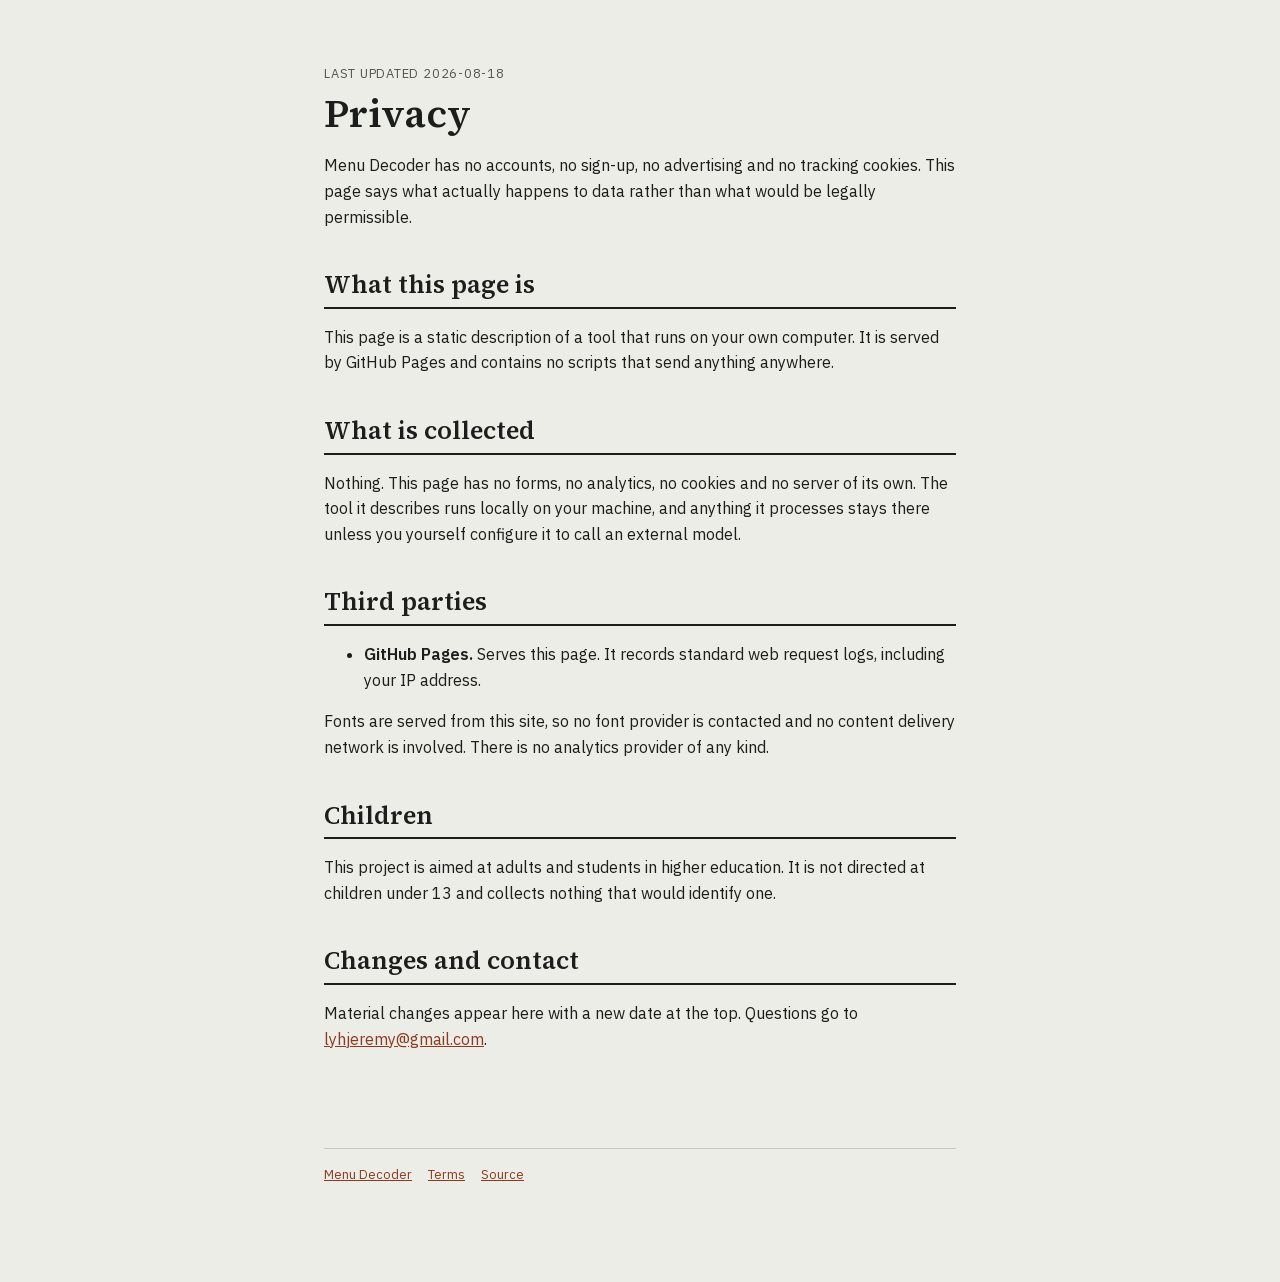
<file: privacy/index.html>
<!doctype html>
<html lang="en">
<head>
<meta charset="utf-8" />
<meta name="viewport" content="width=device-width, initial-scale=1" />
<title>Privacy: Menu Decoder</title>
<meta name="description" content="What this project collects and what it does not." />
<meta name="theme-color" content="#EDEDE7" />
<style>
@font-face{font-family:"Source Serif 4";src:url("../fonts/SourceSerif4-400.woff2")format("woff2");font-weight:400;font-display:swap}
@font-face{font-family:"Source Serif 4";src:url("../fonts/SourceSerif4-600.woff2")format("woff2");font-weight:600;font-display:swap}
@font-face{font-family:"IBM Plex Sans";src:url("../fonts/IBMPlexSans-400.woff2")format("woff2");font-weight:400;font-display:swap}
@font-face{font-family:"IBM Plex Sans";src:url("../fonts/IBMPlexSans-600.woff2")format("woff2");font-weight:600;font-display:swap}
:root{--paper:#EDEDE7;--panel:#F5F5F0;--ink:#1C1E1B;--ink-2:#52564E;--rule:#C6C7BF;--edge:#767A70;--signal:#8C3A1E;
--fh:"Source Serif 4","Iowan Old Style","Palatino Linotype",Palatino,serif;
--fb:"IBM Plex Sans","Helvetica Neue",Helvetica,Arial,sans-serif}
@media (prefers-color-scheme:dark){:root:not([data-theme="light"]){--paper:#191B18;--panel:#212420;--ink:#E6E6DE;--ink-2:#A2A69B;--rule:#3B3F38;--edge:#6A6F66;--signal:#D8825C}}
*,*::before,*::after{box-sizing:border-box;border-radius:0}
body{margin:0;background:var(--paper);color:var(--ink);font-family:var(--fb);font-size:16px;line-height:1.6}
.wrap{max-width:68ch;margin:0 auto;padding:64px 24px 96px}
h1,h2{font-family:var(--fh);font-weight:600;line-height:1.15;margin:0 0 16px}
h1{font-size:2.44rem}
h2{font-size:1.56rem;margin-top:40px;padding-bottom:8px;border-bottom:2px solid var(--ink)}
p,ul{margin:0 0 16px}
li{margin-bottom:4px}
a{color:var(--signal);text-underline-offset:1px}
a:hover{color:var(--ink)}
a:focus-visible{outline:2px solid var(--signal);outline-offset:2px}
.meta{font-size:.8rem;text-transform:uppercase;letter-spacing:.06em;color:var(--ink-2);margin-bottom:8px}
footer{margin-top:96px;padding-top:16px;border-top:1px solid var(--rule);font-size:.8rem;color:var(--ink-2)}
footer a{margin-right:16px}
</style>
</head>
<body><div class="wrap">
<p class="meta">Last updated 2026-08-18</p>
<h1>Privacy</h1>
<p>Menu Decoder has no accounts, no sign-up, no advertising and no tracking cookies. This page says what actually happens to data rather than what would be legally permissible.</p>
<h2>What this page is</h2>
<p>This page is a static description of a tool that runs on your own computer. It is served by GitHub Pages and contains no scripts that send anything anywhere.</p>
<h2>What is collected</h2>
<p>Nothing. This page has no forms, no analytics, no cookies and no server of its own. The tool it describes runs locally on your machine, and anything it processes stays there unless you yourself configure it to call an external model.</p>

<h2>Third parties</h2>
<ul>
<li><strong>GitHub Pages.</strong> Serves this page. It records standard web request logs, including your IP address.</li>
</ul>
<p>Fonts are served from this site, so no font provider is contacted and no content delivery network is involved. There is no analytics provider of any kind.</p>
<h2>Children</h2>
<p>This project is aimed at adults and students in higher education. It is not directed at children under 13 and collects nothing that would identify one.</p>
<h2>Changes and contact</h2>
<p>Material changes appear here with a new date at the top. Questions go to <a href="mailto:lyhjeremy@gmail.com">lyhjeremy@gmail.com</a>.</p>
<footer><a href="../">Menu Decoder</a><a href="../terms/">Terms</a><a href="https://github.com/lyhjeremy/menu-decoder">Source</a></footer>
</div></body></html>
</file>
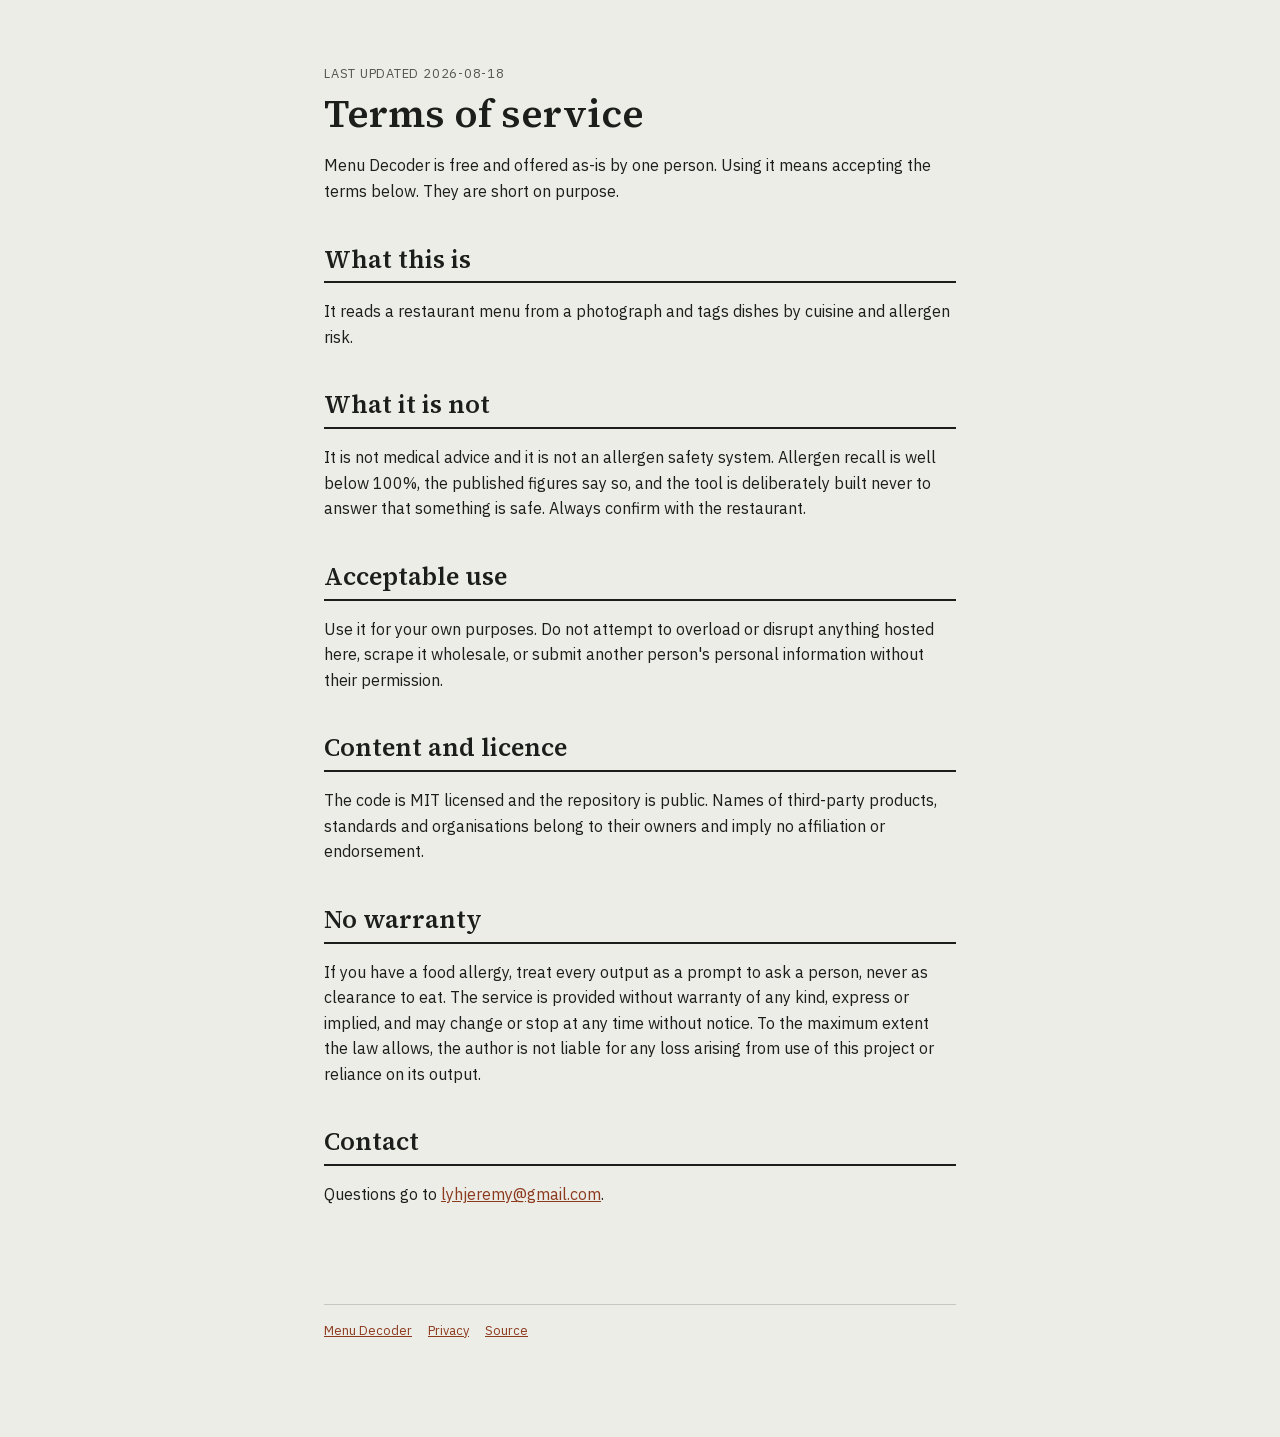
<file: terms/index.html>
<!doctype html>
<html lang="en">
<head>
<meta charset="utf-8" />
<meta name="viewport" content="width=device-width, initial-scale=1" />
<title>Terms: Menu Decoder</title>
<meta name="description" content="The terms you accept by using this project." />
<meta name="theme-color" content="#EDEDE7" />
<style>
@font-face{font-family:"Source Serif 4";src:url("../fonts/SourceSerif4-400.woff2")format("woff2");font-weight:400;font-display:swap}
@font-face{font-family:"Source Serif 4";src:url("../fonts/SourceSerif4-600.woff2")format("woff2");font-weight:600;font-display:swap}
@font-face{font-family:"IBM Plex Sans";src:url("../fonts/IBMPlexSans-400.woff2")format("woff2");font-weight:400;font-display:swap}
@font-face{font-family:"IBM Plex Sans";src:url("../fonts/IBMPlexSans-600.woff2")format("woff2");font-weight:600;font-display:swap}
:root{--paper:#EDEDE7;--panel:#F5F5F0;--ink:#1C1E1B;--ink-2:#52564E;--rule:#C6C7BF;--edge:#767A70;--signal:#8C3A1E;
--fh:"Source Serif 4","Iowan Old Style","Palatino Linotype",Palatino,serif;
--fb:"IBM Plex Sans","Helvetica Neue",Helvetica,Arial,sans-serif}
@media (prefers-color-scheme:dark){:root:not([data-theme="light"]){--paper:#191B18;--panel:#212420;--ink:#E6E6DE;--ink-2:#A2A69B;--rule:#3B3F38;--edge:#6A6F66;--signal:#D8825C}}
*,*::before,*::after{box-sizing:border-box;border-radius:0}
body{margin:0;background:var(--paper);color:var(--ink);font-family:var(--fb);font-size:16px;line-height:1.6}
.wrap{max-width:68ch;margin:0 auto;padding:64px 24px 96px}
h1,h2{font-family:var(--fh);font-weight:600;line-height:1.15;margin:0 0 16px}
h1{font-size:2.44rem}
h2{font-size:1.56rem;margin-top:40px;padding-bottom:8px;border-bottom:2px solid var(--ink)}
p,ul{margin:0 0 16px}
li{margin-bottom:4px}
a{color:var(--signal);text-underline-offset:1px}
a:hover{color:var(--ink)}
a:focus-visible{outline:2px solid var(--signal);outline-offset:2px}
.meta{font-size:.8rem;text-transform:uppercase;letter-spacing:.06em;color:var(--ink-2);margin-bottom:8px}
footer{margin-top:96px;padding-top:16px;border-top:1px solid var(--rule);font-size:.8rem;color:var(--ink-2)}
footer a{margin-right:16px}
</style>
</head>
<body><div class="wrap">
<p class="meta">Last updated 2026-08-18</p>
<h1>Terms of service</h1>
<p>Menu Decoder is free and offered as-is by one person. Using it means accepting the terms below. They are short on purpose.</p>
<h2>What this is</h2>
<p>It reads a restaurant menu from a photograph and tags dishes by cuisine and allergen risk.</p>
<h2>What it is not</h2>
<p>It is not medical advice and it is not an allergen safety system. Allergen recall is well below 100%, the published figures say so, and the tool is deliberately built never to answer that something is safe. Always confirm with the restaurant.</p>
<h2>Acceptable use</h2>
<p>Use it for your own purposes. Do not attempt to overload or disrupt anything hosted here, scrape it wholesale, or submit another person's personal information without their permission.</p>
<h2>Content and licence</h2>
<p>The code is MIT licensed and the repository is public. Names of third-party products, standards and organisations belong to their owners and imply no affiliation or endorsement.</p>
<h2>No warranty</h2>
<p>If you have a food allergy, treat every output as a prompt to ask a person, never as clearance to eat. The service is provided without warranty of any kind, express or implied, and may change or stop at any time without notice. To the maximum extent the law allows, the author is not liable for any loss arising from use of this project or reliance on its output.</p>
<h2>Contact</h2>
<p>Questions go to <a href="mailto:lyhjeremy@gmail.com">lyhjeremy@gmail.com</a>.</p>
<footer><a href="../">Menu Decoder</a><a href="../privacy/">Privacy</a><a href="https://github.com/lyhjeremy/menu-decoder">Source</a></footer>
</div></body></html>
</file>
<file: assets/family.css>
/* Ledger family: workshop. Generated by make_tokens.py; edit palettes.py, not this. */
  @font-face{font-family:"IBM Plex Sans Condensed";src:url("../fonts/IBMPlexSansCondensed-600.woff2")format("woff2");font-weight:600;font-style:normal;font-display:swap}
  @font-face{font-family:"IBM Plex Mono";src:url("../fonts/IBMPlexMono-600.woff2")format("woff2");font-weight:600;font-style:normal;font-display:swap}
  @font-face{font-family:"Source Serif 4";src:url("../fonts/SourceSerif4-400.woff2")format("woff2");font-weight:400;font-display:swap}
  @font-face{font-family:"Source Serif 4";src:url("../fonts/SourceSerif4-600.woff2")format("woff2");font-weight:600;font-display:swap}
  @font-face{font-family:"IBM Plex Sans";src:url("../fonts/IBMPlexSans-400.woff2")format("woff2");font-weight:400;font-display:swap}
  @font-face{font-family:"IBM Plex Sans";src:url("../fonts/IBMPlexSans-600.woff2")format("woff2");font-weight:600;font-display:swap}
  @font-face{font-family:"IBM Plex Mono";src:url("../fonts/IBMPlexMono-400.woff2")format("woff2");font-weight:400;font-display:swap}
:root {
  --paper: #E9EAE6;
  --panel: #F2F3EF;
  --ink: #191B1A;
  --ink-2: #4B504D;
  --rule: #C3C6C1;
  --edge: #727773;
  --signal: #2F6243;
  --signal-2: #7C5A26;
  --font-display: "IBM Plex Sans Condensed", "Arial Narrow", sans-serif;
  --font-head: "Source Serif 4", "Iowan Old Style", "Palatino Linotype", Palatino, serif;
  --font-body: "IBM Plex Sans", "Helvetica Neue", Helvetica, Arial, sans-serif;
  --font-mono: "IBM Plex Mono", "SF Mono", Menlo, Consolas, monospace;
}
@media (prefers-color-scheme: dark) {
  :root:not([data-theme="light"]) {
    --paper: #161817;
    --panel: #1F2220;
    --ink: #E3E5E1;
    --ink-2: #A0A6A1;
    --rule: #373B38;
    --edge: #686E6A;
    --signal: #7DC096;
    --signal-2: #CBA668;
  }
}
</file>
